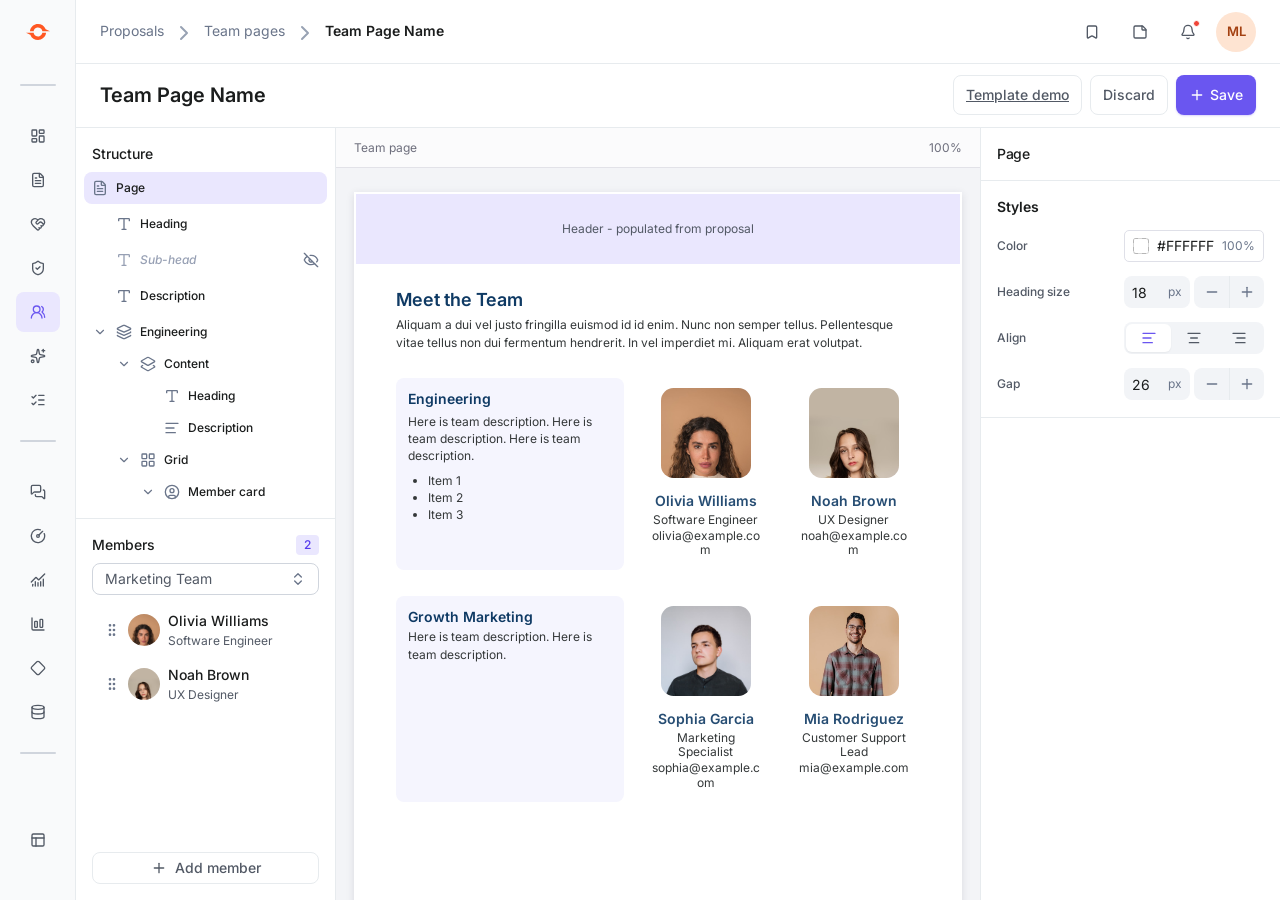
<file: index.html>
<!doctype html>
<html lang="en">
  <head>
    <meta charset="UTF-8" />
    <meta name="viewport" content="width=device-width, initial-scale=1.0" />
    <title>Team Page Builder · Outmarket</title>
    <link rel="preconnect" href="https://fonts.googleapis.com" />
    <link rel="preconnect" href="https://fonts.gstatic.com" crossorigin />
    <link href="https://fonts.googleapis.com/css2?family=DM+Mono:wght@400;500&family=DM+Sans:opsz,wght@9..40,400;9..40,600&family=Inter:wght@400;500;600;700&display=swap" rel="stylesheet" />
    <link rel="stylesheet" href="./styles.css?v=20260828-v84" />
    <link rel="stylesheet" href="./host-shell.css" />
    <style>[hidden] { display: none !important; } .member-card.is-template-focus { border: 2px solid #685ae2; padding: 20px; } .property-subtitle { margin: 3px 0 0; color: #858796; font-size: 11px; } .property-stepper, .property-align, .property-visibility { display: flex; align-items: center; justify-content: space-between; min-height: 34px; border-bottom: 1px solid #f0f0f4; color: #5f6170; font-size: 12px; } .property-stepper > div, .property-align > div { display: flex; align-items: center; gap: 3px; } .property-stepper button, .property-align button { min-width: 25px; height: 24px; padding: 0 6px; border: 1px solid #e3e3eb; border-radius: 4px; background: #fff; color: #555768; font-size: 12px; } .property-stepper output { display: inline-block; min-width: 38px; text-align: center; color: #333544; font: 11px 'DM Mono', monospace; } .property-align button.is-active, .card-style-options button.is-active { border-color: #8b7ff1; background: #f1efff; color: #5546c9; } .property-visibility em { margin-left: 5px; color: #999baa; font: 9px 'DM Mono', monospace; } .property-visibility button, .compact-content-field button { border: 0; background: transparent; color: #6d5fdb; font-size: 14px; } .compact-content-field { position: relative; display: grid; gap: 4px; margin-bottom: 12px; color: #656776; font-size: 11px; } .compact-content-field input, .compact-content-field textarea { width: 100%; min-height: 31px; padding: 6px 32px 6px 8px; border: 1px solid #dfe0e8; border-radius: 5px; color: #343645; font-size: 12px; } .compact-content-field textarea { min-height: 54px; resize: vertical; } .compact-content-field button { position: absolute; right: 4px; bottom: 4px; } .card-style-options { display: grid; grid-template-columns: repeat(4, 1fr); gap: 5px; margin-bottom: 14px; } .card-style-options button { display: grid; gap: 3px; min-height: 48px; padding: 5px 2px; border: 1px solid #e2e2ea; border-radius: 5px; background: #fff; color: #6a6c7b; font-size: 8px; } .card-style-options strong { font-size: 16px; font-weight: 500; } .template-source { display: grid; gap: 5px; margin-bottom: 10px; color: #686a79; font-size: 11px; } .template-source select { width: 100%; min-height: 32px; border: 1px solid #dfe0e8; border-radius: 5px; background: #fff; padding: 6px 8px; color: #343645; font-size: 12px; } .template-source small { color: #999ba7; font-size: 10px; }</style>
    <style>.card-template-note { margin-bottom: 12px !important; } .property-color, .property-select { display: flex; align-items: center; justify-content: space-between; min-height: 34px; border-bottom: 1px solid #f0f0f4; color: #5f6170; font-size: 12px; } .property-color > span:last-child { display: flex; align-items: center; gap: 7px; } .property-color input { width: 24px; height: 24px; padding: 1px; border: 1px solid #dfe0e8; border-radius: 5px; background: #fff; } .property-color code { min-width: 55px; color: #777989; font: 10px 'DM Mono', monospace; } .property-select select { width: 115px; height: 26px; border: 1px solid #dfe0e8; border-radius: 4px; background: #fff; color: #4c4e5c; font-size: 11px; } .member-card.has-card-selection { outline: 1px dashed #685ae2; outline-offset: 0; } .member-card.has-card-selection.is-template-focus { outline: 2px solid #685ae2; } .member-card.is-horizontal-card { display: grid; grid-template-columns: auto minmax(0, 1fr); column-gap: 14px; align-items: start; } .member-card.is-horizontal-card .member-card__photo { grid-row: span 2; } .member-card.is-horizontal-card .member-card__details { grid-column: 2; } </style>
    <style>.property-color { position: relative; } .property-color-trigger { display: flex; align-items: center; gap: 6px; min-width: 118px; height: 26px; padding: 3px 6px; border: 1px solid #dfe0e8; border-radius: 5px; background: #fff; text-align: left; } .property-color-trigger i { position: relative; display: block; width: 16px; height: 16px; overflow: hidden; border: 1px solid rgba(0, 0, 0, .16); border-radius: 3px; background-image: linear-gradient(45deg, #d9d9d9 25%, transparent 25%), linear-gradient(-45deg, #d9d9d9 25%, transparent 25%), linear-gradient(45deg, transparent 75%, #d9d9d9 75%), linear-gradient(-45deg, transparent 75%, #d9d9d9 75%); background-size: 8px 8px; background-position: 0 0, 0 4px, 4px -4px, -4px 0; } .property-color-trigger i:after { position: absolute; inset: 0; content: ''; background: var(--swatch-color); } .property-color-trigger code { min-width: 50px; font-size: 9px; } .property-color-trigger small { margin-left: auto; color: #777989; font-size: 9px; } .color-picker { position: absolute; z-index: 30; top: calc(100% + 7px); right: 0; width: 264px; padding: 12px; border: 1px solid #e3e2e8; border-radius: 10px; background: #fff; box-shadow: 0 14px 34px rgba(27, 29, 29, .20); } .color-picker__plane { position: relative; height: 176px; overflow: hidden; border-radius: 7px; background: linear-gradient(to top, #000, transparent), linear-gradient(to right, #fff, hsl(var(--picker-hue), 100%, 50%)); cursor: crosshair; } .color-picker__plane i { position: absolute; width: 16px; height: 16px; border: 3px solid #fff; border-radius: 50%; box-shadow: 0 0 0 2px rgba(0, 0, 0, .55); transform: translate(-50%, -50%); } .color-picker__range { display: grid; grid-template-columns: 1fr; gap: 4px; margin-top: 10px; } .color-picker__range span { position: absolute; width: 1px; height: 1px; overflow: hidden; clip: rect(0 0 0 0); } .color-picker__range input { width: 100%; height: 14px; margin: 0; accent-color: #e5372c; } .color-picker__hue input { background: linear-gradient(90deg, #f00, #ff0, #0f0, #0ff, #00f, #f0f, #f00); border-radius: 99px; } .color-picker__alpha { padding: 4px; border-radius: 5px; background: conic-gradient(#d4d4d4 25%, #fff 0 50%, #d4d4d4 0 75%, #fff 0) 0/10px 10px; } .color-picker__alpha input { accent-color: #333; } .color-picker__value { display: flex; align-items: center; gap: 8px; margin-top: 11px; padding: 5px 7px; border: 1px solid #deddd8; border-radius: 6px; background: #faf9f6; } .color-picker__value button { width: 24px; height: 24px; border: 0; background: transparent; color: #676978; font-size: 17px; } .color-picker__value input { flex: 1; min-width: 0; border: 0; border-right: 1px solid #dfddd8; outline: 0; background: transparent; color: #34343e; font: 17px 'DM Mono', monospace; } .color-picker__value output { min-width: 39px; text-align: right; color: #34343e; font: 16px 'DM Mono', monospace; }</style>
  </head>
  <body>
    <main class="app-shell figma-shell" aria-label="Team page builder">
      <aside class="figma-nav" aria-label="Primary navigation">
        <div class="figma-logo"><img src="./assets/outmarket-sidebar-mark.svg" alt="Outmarket"></div><div class="figma-nav__rule"></div>
        <div class="figma-nav__group"><button aria-label="Workspace"><i data-lucide="layout-dashboard"></i></button><button aria-label="Documents"><i data-lucide="file-text"></i></button><button aria-label="Benefits"><i data-lucide="heart-handshake"></i></button><button aria-label="Policies"><i data-lucide="shield-check"></i></button><button aria-label="Teams" class="is-active"><i data-lucide="users-round"></i></button><button aria-label="Assistant"><i data-lucide="sparkles"></i></button><button aria-label="Checklist"><i data-lucide="list-checks"></i></button></div>
        <div class="figma-nav__rule"></div><div class="figma-nav__group"><button aria-label="Messages"><i data-lucide="messages-square"></i></button><button aria-label="360 view"><i data-lucide="circle-gauge"></i></button><button aria-label="Analytics"><i data-lucide="chart-no-axes-combined"></i></button><button aria-label="Reports"><i data-lucide="chart-column-big"></i></button><button aria-label="Opportunities"><i data-lucide="diamond"></i></button><button aria-label="Data"><i data-lucide="database"></i></button></div><div class="figma-nav__rule"></div><button class="figma-nav__bottom" aria-label="Dashboard"><i data-lucide="panels-top-left"></i></button>
      </aside>
      <section class="figma-content">
        <header class="figma-header"><div class="figma-breadcrumbs"><span>Proposals</span><b><i data-lucide="chevron-right"></i></b><span>Team pages</span><b><i data-lucide="chevron-right"></i></b><strong>Team Page Name</strong></div><div class="figma-header__actions"><button aria-label="Saved items"><i data-lucide="bookmark"></i></button><button aria-label="Notes"><i data-lucide="sticky-note"></i></button><button aria-label="Notifications"><i data-lucide="bell"></i><i></i></button><span class="figma-user">ML</span></div></header>
        <header class="function-header"><h1>Team Page Name</h1><div><a class="button button--ghost" href="./template.html">Template demo</a><button class="button button--ghost">Discard</button><button class="button button--primary" id="save-page-top"><i data-lucide="plus"></i> Save</button></div></header>
        <section class="figma-canvas"><div class="builder-container">
      <section class="builder">
        <aside class="left-panel" aria-label="Builder structure and members">
          <section class="structure-section"><div class="section-title"><span>Structure</span><span class="section-title__note">groups from selected team</span></div><div id="structure-list" class="structure-list"></div></section>
          <section class="members-section"><div class="section-title"><span>Members</span><span id="member-total" class="count">6</span></div><div class="team-selector-control"><button id="team-selector-toggle" class="team-selector-toggle" aria-expanded="false"><span id="active-team-name">Marketing Team</span><i data-lucide="chevrons-up-down"></i></button><div id="team-selector-menu" class="team-selector-menu" hidden></div></div><div id="team-conflict-message" class="team-conflict-message" hidden></div><div id="members-list" class="members-list"></div><div class="member-actions"><div class="add-member-wrap"><button id="add-placeholder" class="add-member"><i data-lucide="plus"></i> Add member</button></div><div id="team-save-control" class="team-save-control" hidden><button id="team-save-toggle" class="team-save-toggle" aria-expanded="false"><i data-lucide="save" aria-hidden="true"></i><span>Save team</span></button><div id="team-save-menu" class="team-save-menu" hidden></div></div></div></section>
        </aside>
        <section class="canvas" id="canvas" aria-label="Team page canvas">
          <div class="canvas-toolbar"><span>Team page</span><span class="canvas-toolbar__right">100%</span></div>
          <div class="canvas-scroll"><article class="page-sheet" id="page-sheet"><div class="team-page" id="team-page"></div></article></div>
          <div id="card-caption" class="template-caption" hidden></div>
        </section>
        <aside class="properties-panel" id="properties-panel" aria-label="Properties"></aside>
      </section>
        </div></section>
      </section>
    </main>
    <div id="template-modal" class="modal-layer" hidden>
      <section class="template-modal" role="dialog" aria-modal="true" aria-labelledby="template-modal-title">
        <header class="template-modal__head"><div><p class="eyebrow">PROPOSAL TEMPLATE</p><h2 id="template-modal-title">Configure team page</h2></div><button class="icon-button" data-close-modal aria-label="Close modal"><i data-lucide="x"></i></button></header>
        <div class="template-modal__body"><div class="template-preview-wrap"><div class="preview-label"><span class="live-dot"></span> Live preview</div><div class="template-preview-sheet"><div id="template-preview" class="team-page team-page--preview"></div></div></div><aside id="template-properties" class="properties-panel properties-panel--modal"></aside></div>
        <footer class="template-modal__foot"><button class="button button--ghost" id="apply-overrides">Apply 3 example overrides</button><div><button class="button button--ghost" data-close-modal>Cancel</button><button class="button button--primary">Apply to proposal</button></div></footer>
      </section>
    </div>
    <div id="confirm-dialog" class="confirm-layer" hidden><section class="confirm-dialog" role="alertdialog" aria-modal="true" aria-labelledby="confirm-title"><span class="confirm-icon">!</span><h2 id="confirm-title">Change source team?</h2><p>Member-level changes made for this proposal will reset when you change teams.</p><div><button class="button button--ghost" id="cancel-team-change">Cancel</button><button class="button button--danger" id="confirm-team-change">Change team</button></div></section></div>
    <div id="save-snackbar" class="save-snackbar" role="status" aria-live="polite" hidden>
      <span class="save-snackbar__icon" aria-hidden="true"><svg xmlns="http://www.w3.org/2000/svg" width="20" height="20" viewBox="0 0 20 20" fill="none"><g clip-path="url(#snackbar-check-clip)"><path d="M9.99939 0.833374C15.0618 0.833374 19.166 4.93708 19.1664 9.99939C19.1664 15.062 15.062 19.1664 9.99939 19.1664C4.93708 19.166 0.833374 15.0618 0.833374 9.99939C0.833726 4.9373 4.9373 0.833726 9.99939 0.833374ZM9.99939 2.49939C5.85777 2.49974 2.49974 5.85777 2.49939 9.99939C2.49939 14.1413 5.85755 17.499 9.99939 17.4994C14.1415 17.4994 17.4994 14.1415 17.4994 9.99939C17.499 5.85755 14.1413 2.49939 9.99939 2.49939ZM13.1605 6.91052C13.4859 6.58519 14.0138 6.58541 14.3392 6.91052C14.6645 7.23597 14.6646 7.76385 14.3392 8.08923L9.33923 13.0892C9.01385 13.4146 8.48597 13.4145 8.16052 13.0892L5.66052 10.5892C5.33541 10.2638 5.33519 9.73585 5.66052 9.41052C5.98585 9.08519 6.51377 9.08541 6.83923 9.41052L8.74939 11.3207L13.1605 6.91052Z" fill="#027A48"/></g><defs><clipPath id="snackbar-check-clip"><rect width="20" height="20" fill="white"/></clipPath></defs></svg></span>
      <span class="save-snackbar__copy"><strong>Changes saved</strong><span>Your team page changes were saved successfully</span></span>
      <button type="button" class="save-snackbar__close" data-dismiss-snackbar aria-label="Dismiss notification"><i data-lucide="x"></i></button>
    </div>
    <script src="./assets/vendor/lucide.min.js"></script>
    <script src="./script.js?v=20260827-v60"></script>
    <script src="./grid-settings.js?v=20260828-v82"></script>
  </body>
</html>
</file>
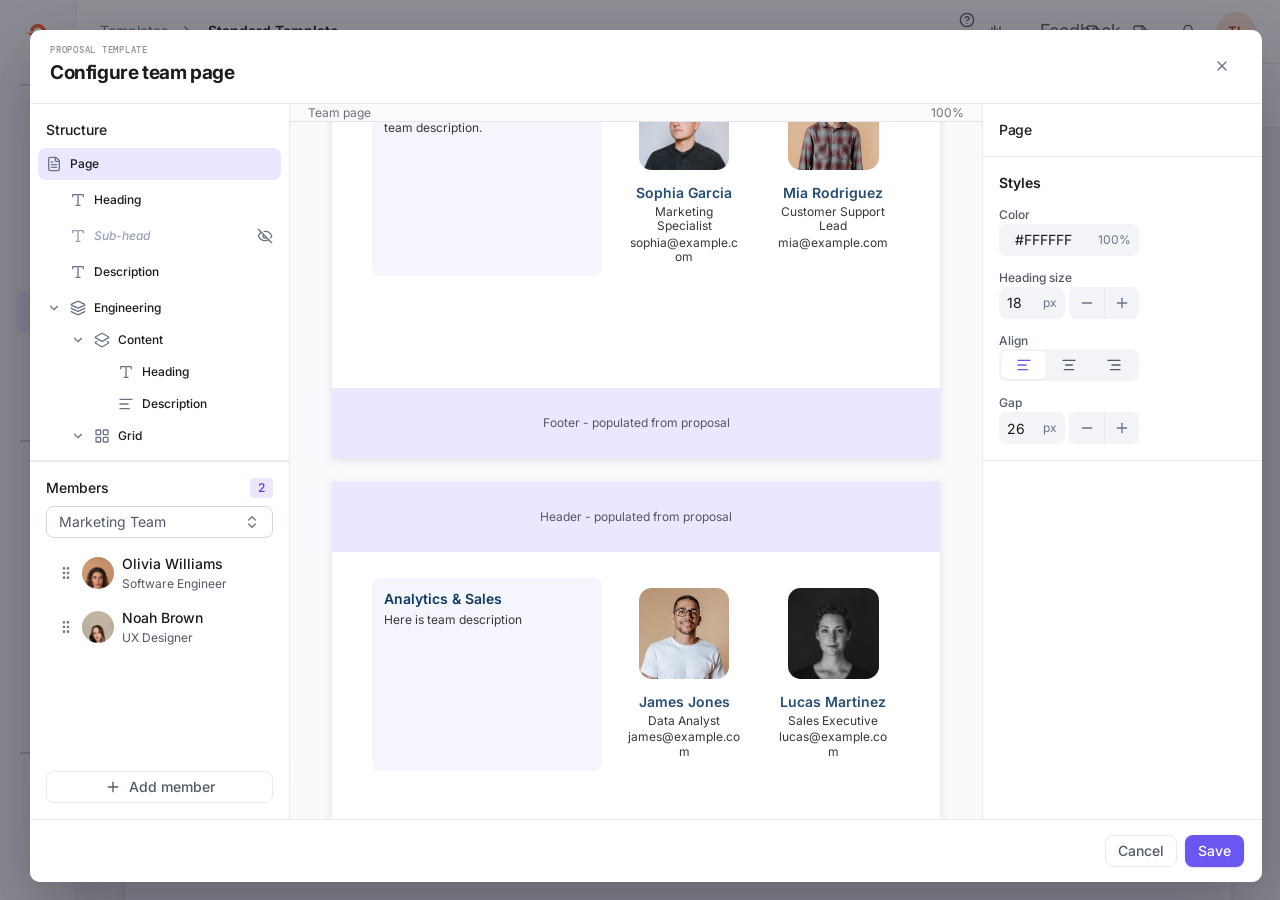
<file: template.html>
<!doctype html>
<html lang="en">
  <head>
    <meta charset="UTF-8" />
    <meta name="viewport" content="width=device-width, initial-scale=1.0" />
    <title>Standard Template · Outmarket</title>
    <link rel="preconnect" href="https://fonts.googleapis.com" />
    <link rel="preconnect" href="https://fonts.gstatic.com" crossorigin />
    <link href="https://fonts.googleapis.com/css2?family=DM+Mono:wght@400;500&family=DM+Sans:opsz,wght@9..40,400;9..40,600&family=Inter:wght@400;500;600;700&display=swap" rel="stylesheet" />
    <link rel="stylesheet" href="./styles.css" />
    <link rel="stylesheet" href="./host-shell.css" />
    <style>[hidden]{display:none!important}</style>
  </head>
  <body class="template-demo-body" data-page="template-demo">
    <main class="app-shell figma-shell template-demo-shell" aria-label="Standard template editor">
      <aside class="figma-nav" aria-label="Primary navigation">
        <div class="figma-logo"><img src="./assets/outmarket-sidebar-mark.svg" alt="Outmarket"></div>
        <div class="figma-nav__rule"></div>
        <div class="figma-nav__group">
          <button aria-label="Workspace"><i data-lucide="layout-dashboard"></i></button>
          <button aria-label="Documents"><i data-lucide="file-text"></i></button>
          <button aria-label="Benefits"><i data-lucide="heart-handshake"></i></button>
          <button aria-label="Policies"><i data-lucide="shield-check"></i></button>
          <button aria-label="Teams" class="is-active"><i data-lucide="users-round"></i></button>
          <button aria-label="Assistant"><i data-lucide="sparkles"></i></button>
          <button aria-label="Checklist"><i data-lucide="list-checks"></i></button>
        </div>
        <div class="figma-nav__rule"></div>
        <div class="figma-nav__group">
          <button aria-label="Messages"><i data-lucide="messages-square"></i></button>
          <button aria-label="360 view"><i data-lucide="circle-gauge"></i></button>
          <button aria-label="Analytics"><i data-lucide="chart-no-axes-combined"></i></button>
          <button aria-label="Reports"><i data-lucide="chart-column-big"></i></button>
          <button aria-label="Opportunities"><i data-lucide="diamond"></i></button>
          <button aria-label="Data"><i data-lucide="database"></i></button>
        </div>
        <div class="figma-nav__rule"></div>
        <button class="figma-nav__bottom" aria-label="Dashboard"><i data-lucide="panels-top-left"></i></button>
      </aside>

      <section class="figma-content">
        <header class="figma-header">
          <div class="figma-breadcrumbs"><span>Templates</span><b><i data-lucide="chevron-right"></i></b><strong>Standard Template</strong></div>
          <div class="figma-header__actions">
            <button class="template-help"><i data-lucide="circle-help"></i><span>Help</span><kbd>⌘K</kbd></button>
            <button aria-label="Feedback"><i data-lucide="audio-lines"></i></button>
            <button class="template-feedback">Feedback</button>
            <button aria-label="Saved items"><i data-lucide="bookmark"></i></button>
            <button aria-label="Notes"><i data-lucide="sticky-note"></i></button>
            <button aria-label="Notifications"><i data-lucide="bell"></i></button>
            <span class="figma-user">TL</span>
          </div>
        </header>
        <header class="function-header template-demo-header">
          <h1>Standard Template <i data-lucide="pencil"></i></h1>
          <div class="template-demo-header__actions">
            <span class="template-demo-status"><i data-lucide="cloud"></i> Progress saved 16s ago</span>
            <button class="icon-button" aria-label="Undo"><i data-lucide="undo-2"></i></button>
            <button class="icon-button" aria-label="Redo"><i data-lucide="redo-2"></i></button>
            <button class="icon-button" aria-label="Add block"><i data-lucide="file-plus-2"></i></button>
            <button class="button button--danger template-delete"><i data-lucide="trash-2"></i> Delete</button>
            <button class="button button--primary"><i data-lucide="save"></i> Save</button>
          </div>
        </header>

        <section class="template-demo-workspace">
          <article class="template-block" aria-label="Meet Your Team block">
            <header class="template-block__head">
              <button class="template-block__drag icon-button" aria-label="Reorder block"><i data-lucide="grip-vertical"></i></button>
              <span class="template-block__badge">2</span>
              <strong class="template-block__title">Meet Your Team</strong>
              <span class="template-block__pill">Block</span>
              <button class="icon-button" aria-label="Edit block name"><i data-lucide="pencil"></i></button>
              <span class="template-block__spacer"></span>
              <button id="open-template" class="template-block__configure"><i data-lucide="settings-2"></i> Configure</button>
              <span class="template-block__divider" aria-hidden="true"></span>
              <button class="template-block__done"><i data-lucide="check"></i> Done</button>
            </header>
            <div class="template-block__toolbar" aria-label="Block toolbar">
              <button class="icon-button" aria-label="Undo"><i data-lucide="undo-2"></i></button>
              <button class="icon-button" aria-label="Redo"><i data-lucide="redo-2"></i></button>
              <span class="template-toolbar-separator"></span>
              <button class="icon-button" aria-label="Zoom out"><i data-lucide="zoom-out"></i></button><span class="template-zoom">100%</span><button class="icon-button" aria-label="Zoom in"><i data-lucide="zoom-in"></i></button>
              <span class="template-toolbar-separator"></span>
              <button class="icon-button is-active" aria-label="Link"><i data-lucide="link-2"></i></button>
              <button class="icon-button" aria-label="List"><i data-lucide="list"></i></button>
              <button class="icon-button" aria-label="Ruler"><i data-lucide="ruler"></i></button>
              <button class="icon-button" aria-label="Fill"><i data-lucide="square"></i></button>
              <button class="icon-button" aria-label="Image"><i data-lucide="image"></i></button>
              <button class="icon-button" aria-label="Grid"><i data-lucide="grid-2x2"></i></button>
            </div>
            <div class="template-block__canvas"><div class="template-demo-block-preview"><div class="team-page template-demo-team-page"></div></div></div>
          </article>
          <div class="template-demo-tools" aria-label="Insert tools">
            <button class="icon-button" aria-label="Text"><i data-lucide="type"></i></button>
            <button class="icon-button" aria-label="Shape"><i data-lucide="shapes"></i></button>
            <button class="icon-button" aria-label="Image"><i data-lucide="image"></i></button>
            <button class="icon-button" aria-label="Grid"><i data-lucide="grid-2x2"></i></button>
            <button class="icon-button" aria-label="Code"><i data-lucide="braces"></i></button>
            <button class="icon-button" aria-label="Layers"><i data-lucide="layers-3"></i></button>
          </div>
        </section>
      </section>
    </main>

    <!-- Fallback targets for the shared controller. The visible modal below owns
         the real builder targets, so every interaction is the same as the main
         team-page builder rather than a second, simplified implementation. -->
    <div class="template-demo-runtime" aria-hidden="true">
      <div id="template-preview"></div><div id="template-properties"></div>
    </div>

    <div id="template-modal" class="modal-layer" hidden>
      <section class="template-modal" role="dialog" aria-modal="true" aria-labelledby="template-modal-title">
        <header class="template-modal__head"><div><p class="eyebrow">PROPOSAL TEMPLATE</p><h2 id="template-modal-title">Configure team page</h2></div><button class="icon-button" data-close-modal aria-label="Close modal"><i data-lucide="x"></i></button></header>
        <div class="template-modal__body template-modal__builder-body">
          <aside class="left-panel template-modal__left" aria-label="Builder structure and members">
            <section class="structure-section">
              <div class="section-title"><span>Structure</span><span class="section-title__note">groups from selected team</span></div>
              <div id="structure-list" class="structure-list"></div>
            </section>
            <section class="members-section">
              <div class="section-title"><span>Members</span><span id="member-total" class="count">6</span></div>
              <div class="team-selector-control">
                <button id="team-selector-toggle" class="team-selector-toggle" aria-expanded="false"><span id="active-team-name">Marketing Team</span><i data-lucide="chevrons-up-down"></i></button>
                <div id="team-selector-menu" class="team-selector-menu" hidden></div>
              </div>
              <div id="team-conflict-message" class="team-conflict-message" hidden></div>
              <div id="members-list" class="members-list"></div>
              <div class="member-actions">
                <div class="add-member-wrap"><button id="add-placeholder" class="add-member"><i data-lucide="plus"></i> Add member</button></div>
                <div id="team-save-control" class="team-save-control" hidden>
                  <button id="team-save-toggle" class="team-save-toggle" aria-expanded="false"><i data-lucide="save"></i><span>Save team</span></button>
                  <div id="team-save-menu" class="team-save-menu" hidden></div>
                </div>
              </div>
            </section>
          </aside>
          <section class="canvas template-modal__canvas" id="canvas" aria-label="Team page canvas">
            <div class="canvas-toolbar"><span>Team page</span><span class="canvas-toolbar__right">100%</span></div>
            <div class="canvas-scroll"><article class="page-sheet" id="page-sheet"><div id="team-page" class="team-page"></div></article></div>
            <div id="card-caption" class="template-caption" hidden></div>
          </section>
          <aside id="properties-panel" class="properties-panel template-modal__properties" data-template-panel="true" aria-label="Properties"></aside>
        </div>
<footer class="template-modal__foot"><div><button class="button button--ghost" data-close-modal>Cancel</button><button class="button button--primary">Save</button></div></footer>
      </section>
    </div>
    <div id="confirm-dialog" class="confirm-layer" hidden><section class="confirm-dialog" role="alertdialog" aria-modal="true" aria-labelledby="confirm-title"><span class="confirm-icon">!</span><h2 id="confirm-title">Change source team?</h2><p>Member-level changes made for this proposal will reset when you change teams.</p><div><button class="button button--ghost" id="cancel-team-change">Cancel</button><button class="button button--danger" id="confirm-team-change">Change team</button></div></section></div>
    <script src="./assets/vendor/lucide.min.js"></script>
    <script src="./script.js"></script>
    <script src="./grid-settings.js"></script>
  </body>
</html>
</file>
<file: styles.css>
:root{--ink:#282936;--muted:#73768a;--line:#e5e6ed;--soft:#f7f7fb;--purple:#6657e7;--purple-soft:#f1efff;--orange:#ff6a3d;--shadow:0 14px 40px rgba(38,37,63,.10)}*{box-sizing:border-box}html,body{margin:0;min-height:100%}body{color:var(--ink);background:#fafafb;font:13px/1.45 Inter,system-ui,sans-serif}button,input,select,textarea{font:inherit}button{color:inherit}button:not(:disabled){cursor:pointer}.app-shell{min-height:100vh;background:#fff}.topbar{height:68px;padding:0 26px;border-top:3px solid #109da8;border-bottom:1px solid var(--line);display:flex;align-items:center;gap:36px}.brand{text-decoration:none;color:#31333f;font-weight:700;letter-spacing:-.7px;font-size:19px;display:flex;align-items:center;gap:7px}.brand-mark{display:grid;place-items:center;width:25px;height:25px;border:3px solid var(--orange);border-radius:50%;color:var(--orange);font-size:11px}.crumbs{display:flex;align-items:center;gap:10px;color:#9698a6;flex:1}.crumbs strong{color:#555767;font-weight:500}.topbar-actions{display:flex;align-items:center;gap:9px}.avatar{display:grid;place-items:center;width:33px;height:33px;border-radius:50%;background:#bfd5f5;color:#39547b;font-weight:600;margin-left:4px}.button{min-height:34px;padding:0 13px;border:1px solid transparent;border-radius:7px;font-weight:600;background:#fff}.button--ghost{border-color:#dfe0e8;background:#fff}.button--ghost:hover{background:var(--soft)}.button--primary{background:var(--purple);color:#fff;box-shadow:0 1px 2px rgba(37,25,120,.22)}.button--danger{background:#cf3f3f;color:#fff}.icon-button{width:29px;height:29px;border:0;border-radius:6px;background:transparent;color:#77798a;font-weight:700;font-size:19px}.icon-button:hover{background:var(--soft)}.eyebrow{margin:0 0 4px;color:#8b8d9b;letter-spacing:.085em;font:500 9px/1 'DM Mono',monospace}
.builder{height:calc(100vh - 68px);min-height:670px;display:grid;grid-template-columns:220px minmax(500px,1fr) 300px;overflow:hidden}.left-panel,.properties-panel{background:#fff;overflow:auto}.left-panel{border-right:1px solid var(--line)}.left-panel__head{padding:22px 16px 16px;display:flex;justify-content:space-between;align-items:flex-start;border-bottom:1px solid var(--line)}.left-panel h1{font-size:15px;margin:0;letter-spacing:-.25px}.section-title{padding:15px 15px 8px;display:flex;align-items:center;justify-content:space-between;font-size:11px;font-weight:700;text-transform:uppercase;color:#6d7080;letter-spacing:.045em}.section-title__note{color:#a2a4b1;font:400 9px 'DM Mono',monospace;text-transform:none;letter-spacing:0}.structure-section{padding-bottom:11px;border-bottom:1px solid var(--line)}.structure-row{position:relative;display:flex;align-items:center;border:0;background:transparent;border-radius:5px;width:calc(100% - 16px);height:30px;margin:1px 8px;padding:0 8px 0 calc(8px + var(--level)*13px);gap:6px;text-align:left;color:#4e5060}.structure-row:hover{background:#f5f4fa}.structure-row.is-selected{color:#4e3fc2;background:var(--purple-soft);font-weight:600}.structure-row.is-hidden{color:#a1a3af}.structure-row__branch{color:#a1a4b0;font:12px 'DM Mono',monospace;width:10px}.structure-row__eye{margin-left:auto;padding:3px;color:#8b8d9c;font-size:13px}.structure-row.is-selected .structure-row__eye{color:var(--purple)}.members-section{padding-bottom:16px}.count{border-radius:99px;padding:1px 6px;font-size:10px;background:#edecf5}.members-list{padding:0 8px}.member-row{position:relative;display:flex;align-items:center;gap:8px;height:38px;padding:0 7px;border-radius:6px}.member-row:hover{background:#f7f7fb}.member-row.is-selected{background:var(--purple-soft)}.member-avatar{display:grid;place-items:center;flex:none;width:22px;height:22px;border-radius:50%;background:var(--avatar);color:#515363;font-size:9px;font-weight:700}.member-row__name{min-width:0;overflow:hidden;text-overflow:ellipsis;white-space:nowrap}.member-row__name.is-placeholder{color:#999ba9;font-style:italic}.member-menu{display:none;margin-left:auto;border:0;border-radius:4px;background:transparent;color:#77798a;font-size:17px;height:25px;width:24px}.member-row:hover .member-menu,.member-row.is-selected .member-menu{display:block}.member-popover{position:absolute;right:3px;top:33px;z-index:10;width:153px;padding:4px;background:#fff;border:1px solid var(--line);box-shadow:var(--shadow);border-radius:7px}.member-popover button{width:100%;padding:7px 8px;text-align:left;border:0;background:transparent;border-radius:4px;font-size:12px}.member-popover button:hover{background:var(--soft)}.member-popover .remove{color:#c14040}.add-member{width:calc(100% - 16px);height:31px;margin:8px;border:1px dashed #b6b7c3;color:#5a4ac9;border-radius:6px;background:#fff;font-size:12px;font-weight:600}
.canvas{position:relative;display:flex;flex-direction:column;min-width:0;background:#f3f3f7;overflow:hidden}.canvas-toolbar{height:42px;padding:0 18px;border-bottom:1px solid #e2e2e8;background:#fbfbfc;display:flex;align-items:center;justify-content:space-between;color:#6d6e7c;font-size:12px}.canvas-toolbar__right{display:flex;align-items:center;gap:12px}.text-button{border:0;background:transparent;color:#5f50d1;font-size:11px}.canvas-scroll{flex:1;overflow:auto;padding:42px;display:flex;align-items:flex-start;justify-content:center}.page-sheet{width:min(100%,960px);min-height:610px;padding:24px;background:#fff;box-shadow:0 2px 8px rgba(45,44,67,.12)}.team-page{width:100%}.team-page.page-is-hidden{opacity:.4}.team-page__content{padding:var(--page-padding);background:#fffcf8;border:1px solid #f1e7de}.team-page__kicker{margin:0 0 11px;color:#ba6649;letter-spacing:.1em;font:500 10px 'DM Mono',monospace}.team-page__heading{margin:0;max-width:620px;font-size:36px;line-height:1.12;letter-spacing:-1.4px;color:#222432}.team-page__description{margin:15px 0 34px;max-width:550px;color:#696b78;font-size:14px;line-height:1.65}.members-grid{display:grid;grid-template-columns:repeat(var(--columns),minmax(0,1fr));gap:16px}.member-card{min-width:0;padding:22px;border:1px solid #e5e2e0;border-radius:3px;background:#fff;text-align:left;transition:border .14s,box-shadow .14s}.member-card:hover{border-color:#9d96ea}.member-card.is-template-active{border:1px dashed #685ae2;box-shadow:0 0 0 1px rgba(104,90,226,.12)}.member-card.is-template-active:hover{border:2px solid #685ae2;padding:21px}.member-card__photo{display:grid;place-items:center;width:54px;height:54px;margin-bottom:17px;border-radius:50%;background:var(--avatar);color:#505365;font-size:14px;font-weight:700}.member-card h3{margin:0;font-size:15px;letter-spacing:-.25px}.member-card__role{min-height:20px;margin:3px 0 13px;color:#7a7b88;font-size:11px}.member-card__details{padding-top:12px;border-top:1px solid #edebea}.member-card__details p{display:flex;gap:6px;margin:5px 0;color:#5d606e;font-size:10px;overflow-wrap:anywhere}.member-card__details span{color:#989aa7}.member-card__details .member-card__bio{display:block;margin:13px 0 0;line-height:1.52;color:#767885}.element-hidden{display:none!important}.template-caption{position:absolute;bottom:18px;left:50%;transform:translateX(-50%);z-index:3;padding:8px 13px;border-radius:6px;background:#29283a;color:#fff;box-shadow:var(--shadow);font-size:11px;white-space:nowrap}.save-prompt{position:absolute;left:20px;right:20px;bottom:20px;z-index:4;display:flex;align-items:center;gap:10px;padding:11px 12px;border:1px solid #e4d7b8;border-radius:8px;background:#fffdf7;box-shadow:var(--shadow)}.save-prompt>div{margin-right:auto;display:flex;flex-direction:column}.save-prompt strong{font-size:12px}.save-prompt span{color:#777369;font-size:11px}.save-prompt .button{min-height:31px;padding:0 10px;font-size:11px}.page-save-prompt{position:fixed;right:316px;bottom:19px;z-index:8;display:flex;gap:10px;align-items:center;padding:8px 10px 8px 13px;background:#fff;border:1px solid #ddddea;border-radius:8px;box-shadow:var(--shadow);color:#656677;font-size:11px}.page-save-prompt .button{min-height:30px;font-size:11px}
.properties-panel{border-left:1px solid var(--line);display:flex;flex-direction:column}.properties-head{padding:19px 18px 16px;border-bottom:1px solid var(--line)}.breadcrumb{margin:0 0 7px;color:#8b8d9c;font:10px 'DM Mono',monospace}.properties-head h2{margin:0;font-size:18px;letter-spacing:-.45px}.properties-scroll{padding:0 18px 30px}.property-section{padding:18px 0;border-bottom:1px solid var(--line);position:relative}.property-section h3{margin:0 0 13px;color:#626474;font-size:11px;text-transform:uppercase;letter-spacing:.06em}.field{position:relative;display:grid;gap:5px;margin:0 0 13px;color:#696b79;font-size:11px}.field input,.field select,.field textarea,.team-selector select{width:100%;min-height:32px;border:1px solid #dfe0e8;border-radius:5px;background:#fff;padding:6px 8px;outline:none;color:#353746;font-size:12px}.field textarea{min-height:67px;resize:vertical}.field input:focus,.field select:focus,.field textarea:focus,.team-selector select:focus{border-color:#8076df;box-shadow:0 0 0 2px rgba(102,87,231,.12)}.help-text{margin:0;color:#777987;font-size:12px;line-height:1.55}.help-text strong{color:#4d4f60}.member-edit{display:flex;flex-direction:column}.member-edit__avatar{display:grid;place-items:center;width:42px;height:42px;margin:0 0 14px;border-radius:50%;background:var(--avatar);color:#575969;font-size:12px;font-weight:700}.toggle-row{display:flex;align-items:center;justify-content:space-between;color:#525463;font-size:12px}.toggle-row input{position:absolute;opacity:0}.toggle-row i{width:32px;height:18px;border-radius:99px;background:#c8c9d3;position:relative;transition:.15s}.toggle-row i:after{content:'';position:absolute;top:3px;left:3px;width:12px;height:12px;border-radius:50%;background:#fff;transition:.15s}.toggle-row input:checked+i{background:var(--purple)}.toggle-row input:checked+i:after{transform:translateX(14px)}.override-dot{position:absolute;right:5px;top:20px;width:6px;height:6px;background:#ed754f;border-radius:50%}.reset-control{display:none;position:absolute;right:0;top:14px;width:20px;height:20px;border:0;border-radius:4px;background:#fff0eb;color:#d96142}.property-section:hover .reset-control{display:block}.team-selector{display:grid;gap:5px;margin:0 0 14px;color:#696b79;font-size:11px}.override-summary{display:flex;align-items:center;justify-content:space-between;gap:5px;padding:8px 9px;border-radius:5px;background:#fff4ed;color:#a34c30;font-size:10px}.override-summary.is-clean{color:#7b7d89;background:#f7f7fa}.override-summary button{border:0;padding:0;background:transparent;color:#a34c30;text-decoration:underline;font-size:10px}
.modal-layer,.confirm-layer{position:fixed;inset:0;z-index:20;background:rgba(31,31,45,.50);display:grid;place-items:center;padding:30px}.template-modal{width:min(1190px,100%);height:min(770px,100%);display:flex;flex-direction:column;overflow:hidden;border-radius:10px;background:#fff;box-shadow:0 28px 70px rgba(20,20,35,.32)}.template-modal__head{height:74px;padding:16px 20px;display:flex;align-items:center;justify-content:space-between;border-bottom:1px solid var(--line)}.template-modal__head h2{margin:0;font-size:19px;letter-spacing:-.4px}.template-modal__body{min-height:0;flex:1;display:grid;grid-template-columns:minmax(0,1fr) 300px;background:#f4f4f7}.template-preview-wrap{min-width:0;overflow:auto;padding:22px}.preview-label{display:flex;align-items:center;gap:6px;margin:0 auto 10px;width:min(650px,100%);color:#777988;font-size:11px}.live-dot{width:6px;height:6px;border-radius:50%;background:#1ba77c}.template-preview-sheet{width:min(650px,100%);margin:0 auto;padding:17px;background:#fff;box-shadow:0 1px 6px rgba(43,42,64,.14)}.team-page--preview .team-page__content{padding:38px}.team-page--preview .team-page__heading{font-size:27px}.team-page--preview .team-page__description{margin-bottom:24px;font-size:12px}.team-page--preview .members-grid{gap:10px}.team-page--preview .member-card{padding:13px}.team-page--preview .member-card__photo{width:36px;height:36px;margin-bottom:10px;font-size:10px}.team-page--preview .member-card h3{font-size:11px}.team-page--preview .member-card__role{margin-bottom:8px;font-size:9px}.team-page--preview .member-card__details{padding-top:8px}.team-page--preview .member-card__details p{font-size:8px;margin:3px 0}.team-page--preview .member-card__details .member-card__bio{margin-top:8px}.template-modal__foot{height:63px;display:flex;align-items:center;justify-content:space-between;padding:0 18px;border-top:1px solid var(--line);background:#fff}.template-modal__foot>div{display:flex;gap:8px}.template-modal__foot .button{min-height:33px;font-size:12px}.confirm-dialog{width:360px;padding:25px;border-radius:10px;background:#fff;box-shadow:var(--shadow);text-align:center}.confirm-icon{display:grid;place-items:center;width:34px;height:34px;margin:0 auto 11px;border-radius:50%;background:#fff0ec;color:#d3543c;font-weight:700}.confirm-dialog h2{margin:0;font-size:18px}.confirm-dialog p{margin:9px 0 20px;color:#747684;font-size:12px;line-height:1.55}.confirm-dialog div{display:flex;justify-content:center;gap:8px}.confirm-dialog .button{min-height:34px;font-size:12px}
@media(max-width:1040px){.builder{grid-template-columns:205px minmax(420px,1fr) 272px}.canvas-scroll{padding:28px}.page-sheet{padding:0}.team-page__content{padding:42px}.members-grid{grid-template-columns:repeat(2,minmax(0,1fr))}.topbar{gap:16px}.crumbs{display:none}}@media(max-width:780px){.topbar{padding:0 13px}.topbar-actions .button--ghost,.topbar-actions .avatar{display:none}.builder{height:auto;min-height:100vh;grid-template-columns:1fr}.left-panel,.properties-panel{display:none}.canvas{min-height:calc(100vh - 68px)}.canvas-scroll{padding:18px}.page-sheet{width:100%;padding:0}.team-page__content{padding:28px}.members-grid{grid-template-columns:1fr}.template-modal{height:100%;border-radius:0}.template-modal__body{grid-template-columns:1fr}.template-modal .properties-panel{display:flex}.template-preview-wrap{display:none}.page-save-prompt{right:12px}.template-modal__foot{padding:0 10px}.template-modal__foot>.button{display:none}}

/* Multi-team sections */
.left-panel .section-title{display:flex;align-items:center;justify-content:space-between;gap:8px}
.left-panel .section-add{display:inline-flex;align-items:center;gap:4px;padding:4px 0;border:0;background:transparent;color:var(--text-brand-base,#6a56f0);font:500 12px/16px Inter,system-ui,sans-serif;white-space:nowrap}
.left-panel .section-add:hover{color:var(--text-brand-base-hover,#5639ec)}
.left-panel .section-add .lucide{width:14px!important;height:14px!important}
.left-panel .structure-row[data-section-order]{cursor:grab}
.left-panel .structure-row[data-section-order].is-dragging{opacity:.45}
.left-panel .structure-row[data-section-order].is-drop-target{background:var(--bg-brand-muted)}
.left-panel .team-conflict-message{display:grid;gap:2px;margin:0 16px 8px;padding:8px 10px;border:1px solid #f0d6b2;border-radius:8px;background:#fff9ef;color:#7a5a2b;font:400 11px/15px Inter,system-ui,sans-serif}
.left-panel .team-conflict-message strong{font-weight:600}
.left-panel .team-conflict-message span{color:#94754a}
.team-sections{display:grid;gap:22px;margin-top:26px}
.team-section{position:relative;min-width:0}
.team-section__head{margin:0 0 10px}
.team-section__heading{margin:0;color:#0f3a64;font:600 17px/24px Inter,system-ui,sans-serif;letter-spacing:0}
.team-section__layout{display:grid;grid-template-columns:minmax(0,.9fr) minmax(0,1.1fr);gap:22px;align-items:start}
.team-section__container{min-width:0}
.team-section.has-shared-container .team-section__heading,.team-section.has-shared-container .team-section__content-panel{background:transparent!important;padding:0;border-radius:0}
.team-section__layout--content-right .team-section__container{order:2}
.team-section__layout--content-right .team-section__content-panel{order:2}
.team-section__layout--content-right .members-grid{order:1}
.team-section__content-panel{min-width:0;padding:0;background:transparent;color:#343839;font:400 12px/18px Inter,system-ui,sans-serif}
.team-section__content-panel p{margin:0 0 8px}.team-section__content-panel p:last-child{margin-bottom:0}.team-section__content-panel ul,.team-section__content-panel ol{margin:6px 0;padding-left:20px}.team-section__content-panel a{color:#0f3a64;text-decoration:underline}
.team-section .members-grid{margin-top:0;max-width:none}
.team-section>.is-selected-element,.team-section .is-selected-element{outline:1px solid var(--border-brand);outline-offset:0}
.team-page__content--figma .team-section.is-selected-element{outline:1px solid var(--border-brand);outline-offset:0}
.team-page__content--figma .team-section__container.is-selected-element{
  position:relative;
  outline:0;
}
.team-page__content--figma .team-section__container.is-selected-element::after{
  position:absolute;
  inset:-1px;
  z-index:3;
  border:1px solid var(--border-brand);
  border-radius:0;
  content:'';
  pointer-events:none;
}
.rich-editor{margin-top:12px;border:1px solid var(--border-primary);border-radius:8px;background:var(--bg-primary);overflow:hidden}
.rich-editor:focus-within{border-color:#6a56f0;box-shadow:0 0 0 2px rgba(106,86,240,.16)}
.rich-editor__surface{border-radius:0 0 8px 8px}
.rich-editor__surface:focus{box-shadow:none}
.rich-editor__toolbar{display:flex;flex-wrap:wrap;gap:2px;padding:4px;border-bottom:1px solid var(--border-primary);background:var(--bg-tertiary)}
.rich-editor__toolbar button{display:grid;place-items:center;width:28px;height:28px;border:0;border-radius:5px;background:transparent;color:var(--icon-secondary)}
.rich-editor__toolbar button:hover{background:var(--bg-primary);color:var(--icon-primary)}.rich-editor__toolbar .lucide{width:15px;height:15px}
.rich-editor__surface{min-height:110px;padding:10px 12px;color:var(--text-primary);font:400 12px/18px Inter,system-ui,sans-serif;outline:0}.rich-editor__surface:empty::before{content:attr(data-placeholder);color:var(--text-placeholder);pointer-events:none}.rich-editor__surface:focus{box-shadow:inset 0 0 0 2px rgba(106,86,240,.16)}.rich-editor__surface p{margin:0 0 8px}.rich-editor__surface ul,.rich-editor__surface ol{margin:6px 0;padding-left:20px}
.section-remove-button{width:100%}
.canvas-scroll{display:flex;flex-direction:column;align-items:center;gap:24px}
.canvas-scroll>.page-sheet{flex:none}
.template-preview-sheet>.page-sheet{margin:0 auto 18px;box-shadow:0 1px 6px rgba(43,42,64,.14)}
.template-preview-sheet>.page-sheet:last-child{margin-bottom:0}

/* The Page settings control the team-page inset; the sheet itself has no added inset. */
.page-sheet{padding:0}

/* Default team-page presentation from the supplied Figma reference. */
.team-page__content--figma{position:relative;height:100%;min-height:0;padding:var(--page-padding);padding-bottom:64px;border:0;background:#fff;font-family:Inter,system-ui,sans-serif}
.team-page__brand{display:flex;align-items:center;width:101px;height:24px;gap:2px}.team-page__logomark{width:24px;height:24px}.team-page__logotype{width:75px;height:auto}
.team-page__intro{max-width:532px;margin-top:44px}.team-page__content--figma .team-page__heading{max-width:none;color:#0f3a64;font-size:24px;line-height:32px;letter-spacing:0;font-weight:600}.team-page__content--figma .team-page__description{max-width:none;margin:4px 0 0;color:#343839;font-size:14px;line-height:1.5}
.team-page__content--figma .team-page__subhead{max-width:none;margin:8px 0 0;color:#525965;font-size:14px;line-height:20px}
.team-page__content--figma .members-grid{max-width:532px;margin-top:24px;gap:24px 16px}.team-page__content--figma .member-card{display:flex;flex-direction:column;align-items:stretch;padding:0;border:0;border-radius:0;background:transparent;box-shadow:none;text-align:left}.team-page__content--figma .member-card:hover{border-color:transparent}.team-page__content--figma .member-card__photo{display:grid;width:100%;height:auto;margin:0 0 12px;overflow:hidden;border-radius:0;background:var(--avatar);aspect-ratio:1}.team-page__content--figma .member-card__photo img{width:100%;height:100%;object-fit:cover}.team-page__content--figma .member-card h3{color:#0f3a64;font-size:14px;line-height:1.5;letter-spacing:0;font-weight:600;opacity:.9}.team-page__content--figma .member-card__role{min-height:0;margin:2px 0 0;color:#343839;font-size:12px;line-height:1.2}.team-page__content--figma .member-card__details{padding:0;border:0}.team-page__content--figma .member-card__details p{display:block;margin:2px 0;color:#343839;font-size:12px;line-height:1.2}.team-page__content--figma .member-card__details span{display:none}.team-page__content--figma .member-card__bio{margin-top:8px}.team-page__bottom-bar{position:absolute;right:0;bottom:0;left:0;height:16px;background:#0f3a64}
.team-page__content--figma .member-card.has-card-selection{
  outline:1px dashed var(--border-brand);
  outline-offset:0;
}
.team-page__content--figma .member-card.has-card-selection.is-template-focus-active,
.team-page__content--figma .member-card.is-member-selected{
  outline:1px solid var(--border-brand);
  outline-offset:0;
}
.team-page__content--figma .member-card{
  transition:none;
}
.team-page__content--figma .member-card[data-card-border-style="dashed"]{
  position:relative;
}
.team-page__content--figma .member-card[data-card-border-style="dashed"]::before{
  position:absolute;
  inset:0;
  border:var(--card-border-width) dashed var(--card-border-color);
  border-radius:inherit;
  pointer-events:none;
  content:"";
}

.members-section__head{position:relative}.team-selector-toggle{display:flex;align-items:center;gap:5px;margin:-5px 0 -5px -5px;padding:5px;border:0;border-radius:4px;background:transparent;color:#6d7080;font:inherit;font-weight:700;letter-spacing:.045em;text-transform:uppercase}.team-selector-toggle:hover{background:#f5f4fa}.team-selector-toggle #active-team-name{max-width:82px;overflow:hidden;color:#9294a1;font:400 9px "DM Mono",monospace;letter-spacing:0;text-overflow:ellipsis;text-transform:none;white-space:nowrap}.team-selector-toggle b{color:#9496a4;font-size:13px;font-weight:400;line-height:1}.team-selector-menu{position:absolute;z-index:12;top:39px;right:8px;left:8px;padding:4px;border:1px solid var(--line);border-radius:7px;background:#fff;box-shadow:var(--shadow)}.team-selector-menu button{display:flex;align-items:center;justify-content:space-between;width:100%;padding:8px;border:0;border-radius:4px;background:transparent;color:#4e5060;font-size:12px;text-align:left}.team-selector-menu button:hover,.team-selector-menu button.is-active{background:#f5f4fa;color:#5546c9}.team-selector-menu small{color:#9b9daa;font-size:10px}
.field-drag-handle{margin-right:6px;color:#a4a6b3;font-size:14px;letter-spacing:-4px;cursor:grab}.property-visibility[data-field-order]{padding-left:1px;transition:background .12s,opacity .12s}.property-visibility[data-field-order].is-dragging{opacity:.45}
.visibility-icon{position:relative;display:block;width:15px;height:10px;border:1.4px solid currentColor;border-radius:50%;color:inherit}.visibility-icon:before{position:absolute;top:50%;left:50%;width:4px;height:4px;border-radius:50%;background:currentColor;content:"";transform:translate(-50%,-50%)}.visibility-icon.is-hidden:after{position:absolute;top:3px;left:-2px;width:17px;height:1.5px;border-radius:2px;background:currentColor;content:"";transform:rotate(-35deg)}.structure-row__eye,.property-visibility button,.compact-content-field button{display:grid;place-items:center}.structure-row__eye{width:22px;height:22px}.property-visibility button,.compact-content-field button{width:24px;height:24px;padding:0}
.member-card__detail{display:flex;gap:6px;margin:5px 0;color:#5d606e;font-size:10px;overflow-wrap:anywhere}.member-card__detail span{color:#989aa7}.member-card__bio{display:block;margin:13px 0 0;line-height:1.52;color:#767885}
.team-page__content--figma .member-card__detail{display:block;margin:2px 0;color:#343839;font-size:12px;line-height:1.2}.team-page__content--figma .member-card__detail span{display:none}.team-page__content--figma .member-card__bio{margin-top:8px}

/* US Letter, portrait — 8.5 × 11 in at the prototype's 72 dpi design scale. */
.page-sheet{width:608px;height:792px;min-height:792px;flex:none}.page-sheet>.team-page{height:100%}

/* Keep content within the fixed Letter page while card rows are fitted in JavaScript. */
.team-page__content--figma{overflow:hidden}.team-page__content--figma .members-grid{min-height:0}.team-page__content--figma .member-card{min-height:0;overflow:hidden}.team-page__content--figma .member-card__photo{flex:none}

/* The panel title already provides context; breadcrumbs add no useful information here. */
.properties-panel .breadcrumb{display:none}

.property-section h3:after{content:none}

/* Standard style fields use a horizontal property-row layout. */
.properties-panel .property-section .field{grid-template-columns:minmax(0,1fr) 156px;align-items:center;gap:10px;margin-bottom:8px}.properties-panel .property-section .field>span{color:#68696e}.properties-panel .property-section .field input,.properties-panel .property-section .field select{width:100%}.properties-panel .property-section .field:has(textarea){grid-template-columns:1fr;align-items:stretch;gap:6px}.properties-panel .property-section .field:has(textarea) textarea{width:100%}

/* Alignment is always the same three-state icon toggle. */
.property-align .alignment-toggle{display:grid;grid-template-columns:repeat(3,1fr);gap:0;min-width:102px;padding:3px;border-radius:7px;background:#f1f1f2}.property-align .alignment-toggle button{display:grid;place-items:center;min-width:32px;height:30px;padding:0}.alignment-icon{display:block;width:23px;height:17px;background-repeat:no-repeat}.alignment-icon--left{background-image:linear-gradient(currentColor,currentColor),linear-gradient(currentColor,currentColor),linear-gradient(currentColor,currentColor);background-position:left 1px,left 8px,left 15px;background-size:23px 2px,14px 2px,18px 2px}.alignment-icon--center{background-image:linear-gradient(currentColor,currentColor),linear-gradient(currentColor,currentColor),linear-gradient(currentColor,currentColor);background-position:center 1px,center 8px,center 15px;background-size:23px 2px,14px 2px,18px 2px}.alignment-icon--right{background-image:linear-gradient(currentColor,currentColor),linear-gradient(currentColor,currentColor),linear-gradient(currentColor,currentColor);background-position:right 1px,right 8px,right 15px;background-size:23px 2px,14px 2px,18px 2px}

/* Keep dividers between groups, not between every individual setting. */
.property-section .property-stepper,.property-section .property-align,.property-section .property-visibility,.property-section .property-color,.property-section .property-select{border-bottom:0!important}

/* Saved-team selector sits below the Members heading, as a standard control. */
.team-selector-control{position:relative;margin:0 8px 7px}.team-selector-toggle{justify-content:space-between;width:100%;min-height:32px;margin:0;padding:0 9px;border:1px solid #dfe0e8;border-radius:5px;background:#fff;color:#4e5060;font-size:12px;font-weight:500;letter-spacing:0;text-transform:none}.team-selector-toggle:hover{border-color:#b9b4e9;background:#fff}.team-selector-toggle #active-team-name{max-width:none;color:inherit;font:inherit;letter-spacing:0;text-transform:none}.team-selector-toggle b{color:#77798a;font-size:14px}.team-selector-menu{top:calc(100% + 4px);right:0;left:0}

/* Framer-inspired property panel: soft controls, deliberate rows, and quiet dividers. */
.properties-panel{background:#fff}.properties-head{padding:18px 16px 15px;border-bottom:1px solid #ececef}.properties-head h2{font-size:17px;letter-spacing:-.3px}.properties-head .property-subtitle{display:none}.properties-scroll{padding:0 12px 32px}.property-section{padding:17px 0;border-bottom:1px solid #ececef}.property-section h3{display:flex;align-items:center;margin:0 0 11px;color:#242529;font-size:14px;font-weight:600;letter-spacing:0;text-transform:none}.help-text{color:#727378;font-size:11px;line-height:1.45}.card-template-note{margin-bottom:10px!important}
.property-stepper,.property-align,.property-visibility,.property-color,.property-select{min-height:42px;border-bottom:0;color:#626368;font-size:13px}.property-stepper>span,.property-align>span,.property-visibility>span:not(.field-drag-handle),.property-color>span,.property-select>span{color:#68696e}.property-stepper>div{gap:0}.property-stepper button{width:26px;min-width:26px;height:30px;border:0;border-radius:6px;background:#f5f5f5;color:#7a7b80;font-size:15px}.property-stepper output{min-width:48px;height:30px;padding:7px 5px;border:0;background:#f5f5f5;color:#27282c;font:13px "DM Mono",monospace}.property-stepper button:first-child{border-radius:6px 0 0 6px}.property-stepper button:last-child{border-radius:0 6px 6px 0}.property-align>div{gap:3px;padding:3px;border-radius:7px;background:#f4f4f5}.property-align button{min-width:31px;height:28px;border:0;border-radius:5px;background:transparent;color:#77787d;font-size:11px}.property-align button.is-active{background:#fff;border:0;box-shadow:0 1px 3px rgba(0,0,0,.15);color:#1299e9}.property-visibility button{width:34px;height:28px;border-radius:6px;background:#f5f5f5;color:#1599e7}.property-select select{width:126px;height:30px;padding:0 9px;border:0;border-radius:7px;background:#f5f5f5;color:#2f3035;font-size:12px}.property-color-trigger{min-width:126px;height:30px;border:0;border-radius:7px;background:#f5f5f5}.property-color-trigger code{color:#505158;font-size:10px}.property-color-trigger small{color:#77787e}.card-style-options{gap:6px}.card-style-options button{min-height:54px;border:0;border-radius:7px;background:#f5f5f5;color:#626369}.card-style-options button.is-active{border:0;background:#fff;box-shadow:0 0 0 2px #119be8,0 2px 5px rgba(0,0,0,.12);color:#119be8}
.compact-content-field{gap:6px;margin-bottom:12px;color:#606166;font-size:12px}.compact-content-field input{min-height:34px;padding:7px 34px 7px 9px;border:0;border-radius:7px;background:#f5f5f5;color:#303136;font-size:12px}.compact-content-field input:focus{outline:2px solid rgba(17,155,232,.22);box-shadow:none}.compact-content-field button{right:4px;bottom:5px;width:27px;height:27px;border-radius:6px;background:transparent;color:#139be8}.field{gap:6px;color:#626368;font-size:12px}.field input,.field select{min-height:34px;border:0;border-radius:7px;background:#f5f5f5;color:#303136}.field input:focus,.field select:focus{border-color:transparent;box-shadow:0 0 0 2px rgba(17,155,232,.22)}
.compact-content-field:has(input){grid-template-columns:minmax(0,1fr) 156px;align-items:center;gap:10px;margin-bottom:8px}.compact-content-field:has(input)>span{color:#68696e}.compact-content-field:has(input) button{bottom:3px}

/* Lucide is the single icon source across the builder. */
.lucide{width:1em;height:1em;stroke-width:1.8;vertical-align:middle}.figma-nav .lucide{width:16px;height:16px}.figma-header__actions .lucide{width:17px;height:17px}.figma-breadcrumbs .lucide{width:14px;height:14px}.function-header .button,.add-member{display:inline-flex;align-items:center;justify-content:center;gap:5px}.function-header .button .lucide,.add-member .lucide{width:14px;height:14px}.member-menu .lucide{width:16px;height:16px}.member-card__detail .lucide{width:11px;height:11px}.field-drag-handle{display:inline-grid;place-items:center;letter-spacing:0}.field-drag-handle .lucide{width:13px;height:13px}.visibility-icon{position:static;display:block;width:15px;height:15px;border:0!important;border-radius:0!important}.visibility-icon:before,.visibility-icon:after{content:none!important}.property-stepper .lucide{width:13px;height:13px}.property-align .alignment-toggle .lucide{width:20px;height:20px}.card-style-options strong{display:grid;place-items:center}.card-style-options strong .lucide{width:16px;height:16px}.color-picker__value .lucide{width:17px;height:17px}
.structure-row__branch .lucide{width:12px;height:12px;stroke-width:1.7}

/* Icon scale: native Lucide geometry is 24px/2px. Icons in buttons are
   rendered at 16px, which scales the apparent 2px stroke to about 1.33px. */
.lucide{width:24px!important;height:24px!important;stroke-width:2!important}
button .lucide{width:16px!important;height:16px!important}

/* Outmarket Foundation — semantic color variables from the shared design system. */
:root{--bg-primary:#ffffff;--bg-secondary:#f9fafb;--bg-tertiary:#f2f4f7;--bg-inverted:#343839;--bg-disabled:#f2f4f7;--bg-brand-muted:#f6f7fe;--bg-brand-subtle:#eae7fe;--bg-brand-base:#6a56f0;--bg-brand-base-hover:#5639ec;--bg-brand-strong:#5639ec;--text-primary:#1b1d1d;--text-secondary:#525965;--text-tertiary:#6a758a;--text-placeholder:#97a0b4;--text-on-color:#ffffff;--border-primary:#e7ebee;--border-secondary:#f2f4f7;--border-brand:#6a56f0;--border-danger:#f04438;--icon-primary:#525965;--icon-secondary:#6a758a;--icon-brand:#6a56f0;--icon-on-color:#ffffff;--status-success:#12b76a;--status-warning:#f0b100;--status-danger:#f04438;--status-info:#2e79fa;--ink:var(--text-primary);--muted:var(--text-tertiary);--line:var(--border-primary);--soft:var(--bg-tertiary);--purple:var(--bg-brand-base);--purple-soft:var(--bg-brand-subtle);--orange:#ff5722;--shadow:0 14px 40px rgba(27,29,29,.10)}
body{background:var(--bg-secondary);color:var(--text-primary)}.app-shell,.left-panel,.properties-panel,.page-sheet{background:var(--bg-primary)}.canvas{background:var(--bg-tertiary)}.topbar{border-top-color:var(--bg-brand-base);border-bottom-color:var(--border-primary)}.brand{color:var(--text-primary)}.crumbs{color:var(--text-tertiary)}.crumbs strong{color:var(--text-secondary)}.button--ghost{border-color:var(--border-primary);background:var(--bg-primary)}.button--primary{background:var(--bg-brand-base);color:var(--text-on-color);box-shadow:0 1px 2px rgba(86,57,236,.22)}.button--primary:hover{background:var(--bg-brand-base-hover)}.button--danger{background:var(--status-danger);color:var(--text-on-color)}.icon-button{color:var(--icon-secondary)}.icon-button:hover{background:var(--bg-tertiary);color:var(--icon-primary)}
.structure-row.is-selected,.member-row.is-selected{background:var(--bg-brand-subtle);color:var(--text-brand-base,#6a56f0)}.structure-row:hover,.member-row:hover{background:var(--bg-tertiary)}.structure-row.is-selected .structure-row__eye,.text-button,.add-member{color:var(--icon-brand)}.add-member{border-color:var(--border-brand);background:var(--bg-primary)}.member-popover button:hover,.team-selector-menu button:hover,.team-selector-menu button.is-active{background:var(--bg-brand-muted);color:var(--text-brand-base,#6a56f0)}.member-popover .remove{color:var(--status-danger)}
.properties-head,.property-section{border-color:var(--border-primary)}.property-section h3{color:var(--text-primary)}.property-stepper button,.property-stepper output,.property-select select,.property-color-trigger,.field input,.field select,.compact-content-field input{background:var(--bg-tertiary);color:var(--text-primary)}.property-stepper output{color:var(--text-primary)}.property-align button.is-active,.card-style-options button.is-active{color:var(--icon-brand)}.property-visibility button,.compact-content-field button{color:var(--icon-brand)}.compact-content-field input:focus,.field input:focus,.field select:focus{outline-color:rgba(106,86,240,.22);box-shadow:0 0 0 2px rgba(106,86,240,.22)}.team-selector-toggle:hover{border-color:var(--border-brand)}

/* Outmarket Button and Link components. */
:root{--text-brand-base:#6a56f0;--text-brand-base-hover:#5639ec;--text-danger-base:#f04438;--action-md-height:40px;--action-sm-height:32px;--action-xs-size:24px;--action-radius:8px;--action-gap:8px;--action-focus-ring:0 0 0 2px var(--bg-primary),0 0 0 4px var(--border-brand)}
.button{display:inline-flex;align-items:center;justify-content:center;gap:var(--action-gap);min-height:var(--action-md-height);padding:0 16px;border:1px solid transparent;border-radius:var(--action-radius);font:500 14px/20px Inter,system-ui,sans-serif;white-space:nowrap;transition:background-color .15s,border-color .15s,color .15s,box-shadow .15s}.button--primary{background:var(--bg-brand-base);color:var(--text-on-color)}.button--primary:hover{background:var(--bg-brand-base-hover)}.button--primary:active{background:var(--bg-brand-strong)}.button--ghost{background:var(--bg-primary);border-color:var(--border-primary);color:var(--text-secondary);box-shadow:none}.button--ghost:hover{background:var(--bg-tertiary);border-color:var(--border-primary);color:var(--text-primary)}.button--ghost:active{background:var(--bg-secondary)}.button--danger{background:var(--status-danger);color:var(--text-on-color)}.button--danger:hover{background:#d92d20}.button--danger:active{background:#b42318}.button:focus-visible,.icon-button:focus-visible,.text-button:focus-visible,.add-member:focus-visible{outline:0;box-shadow:var(--action-focus-ring)}.button:disabled,.icon-button:disabled,.text-button:disabled,.add-member:disabled{pointer-events:none;background:var(--bg-disabled);border-color:transparent;color:var(--text-placeholder);box-shadow:none}
.button .lucide{flex:none}.function-header .button,.template-modal__foot .button,.save-prompt .button,.page-save-prompt .button{min-height:var(--action-sm-height);padding:0 12px;font-size:14px;line-height:20px}.add-member{display:inline-flex;align-items:center;justify-content:center;gap:var(--action-gap);height:var(--action-sm-height);margin:8px;padding:0 12px;border:1px solid var(--border-primary);border-radius:var(--action-radius);background:var(--bg-primary);color:var(--text-secondary);font:500 14px/20px Inter,system-ui,sans-serif}.add-member:hover{background:var(--bg-tertiary);color:var(--text-primary);border-color:var(--border-primary)}
.icon-button{display:inline-grid;place-items:center;width:var(--action-md-height);height:var(--action-md-height);padding:0;border:0;border-radius:var(--action-radius);background:transparent;color:var(--icon-secondary)}.icon-button:hover{background:var(--bg-tertiary);color:var(--icon-primary)}.text-button{display:inline-flex;align-items:center;justify-content:center;min-height:var(--action-md-height);padding:0 12px;border:0;border-radius:var(--action-radius);background:transparent;color:var(--text-brand-base,#6a56f0);font:500 14px/20px Inter,system-ui,sans-serif;text-decoration:none}.text-button:hover{background:var(--bg-brand-muted);color:var(--bg-brand-base-hover);text-decoration:underline;text-underline-offset:3px}.text-button:active{background:var(--bg-brand-subtle)}

/* Outmarket Segmented Control: quiet overlay surface with one elevated selection. */
.segmented-control{display:inline-flex;align-items:center;padding:4px;border-radius:12px;background:var(--bg-brand-muted);font:500 14px/20px Inter,system-ui,sans-serif}.segmented-control--sm{padding:2px;border-radius:8px}.segmented-control__segment{display:inline-flex;align-items:center;justify-content:center;gap:8px;min-height:32px;padding:6px 12px;border:0;border-radius:8px;background:transparent;color:var(--text-secondary);font:inherit;white-space:nowrap;transition:background-color .15s,color .15s,box-shadow .15s}.segmented-control--sm .segmented-control__segment{min-width:28px;min-height:28px;padding:4px 8px;border-radius:6px}.segmented-control__segment:hover:not(:disabled){background:var(--bg-secondary);color:var(--text-secondary)}.segmented-control__segment.is-active{background:var(--bg-primary);box-shadow:0 1px 2px rgba(10,13,18,.05);color:var(--text-brand-base)}.segmented-control__segment:focus-visible{position:relative;z-index:1;outline:0;box-shadow:var(--action-focus-ring)}.segmented-control__segment:disabled{color:var(--text-placeholder);pointer-events:none}
.property-align .alignment-toggle{display:grid;grid-template-columns:repeat(3,1fr);gap:0;min-width:102px;padding:2px;border-radius:8px;background:var(--bg-brand-muted)}.property-align .alignment-toggle button{min-width:32px;height:28px;padding:4px 8px;border:0;border-radius:6px;background:transparent;box-shadow:none;color:var(--text-secondary)}.property-align .alignment-toggle button:not(.is-active):hover{background:transparent;box-shadow:none;color:var(--text-secondary)}.property-align .alignment-toggle button.is-active{background:var(--bg-primary);box-shadow:0 1px 2px rgba(10,13,18,.05);color:var(--text-brand-base)}.property-align .alignment-toggle .lucide{width:16px!important;height:16px!important}
.card-style-options{display:grid;grid-template-columns:repeat(4,minmax(0,1fr));gap:0;padding:4px;border-radius:12px;background:var(--bg-brand-muted)}.card-style-options button{display:flex;flex-direction:column;gap:3px;min-height:58px;padding:7px 3px;border:0;border-radius:8px;background:transparent;color:var(--text-secondary);font:500 10px/14px Inter,system-ui,sans-serif;white-space:normal}.card-style-options button:hover:not(:disabled){background:var(--bg-secondary);color:var(--text-secondary)}.card-style-options button.is-active{background:var(--bg-primary);box-shadow:0 1px 2px rgba(10,13,18,.05);color:var(--text-brand-base)}.card-style-options strong .lucide{width:16px!important;height:16px!important}

/* Outmarket Select: compact for property rows, labeled for contextual selectors. */
.select-control{position:relative;display:inline-flex;align-items:center;min-width:0}.select-control select{width:100%;height:32px;min-width:0;padding:6px 36px 6px 12px;appearance:none;border:1px solid #d0d5dd;border-radius:8px;background:var(--bg-primary);color:var(--text-secondary);font:500 14px/20px Inter,system-ui,sans-serif;outline:0;transition:border-color .15s,box-shadow .15s}.select-control>.lucide{position:absolute;right:12px;pointer-events:none;color:var(--icon-secondary)}.select-control:focus-within select{border-color:var(--border-brand);box-shadow:0 0 0 3px rgba(106,86,240,.16)}.select-control select:hover:not(:disabled){border-color:#98a2b3}.select-control select:disabled{border-color:var(--border-secondary);background:var(--bg-disabled);color:var(--text-placeholder)}.property-select .select-control{width:126px;flex:none}.property-select .select-control select{height:32px}.template-source{gap:4px!important;color:var(--text-secondary)!important;font:500 14px/20px Inter,system-ui,sans-serif!important}.template-source .select-control{width:100%}.template-source .select-control select{height:32px;font-weight:400;color:var(--text-primary)}.template-source small{color:var(--text-tertiary)!important;font:400 12px/16px Inter,system-ui,sans-serif!important}.team-selector-toggle{min-height:32px;padding:6px 12px;border-color:#d0d5dd;border-radius:8px;background:var(--bg-primary);color:var(--text-secondary);font:500 14px/20px Inter,system-ui,sans-serif}.team-selector-toggle:hover{border-color:#98a2b3;background:var(--bg-primary)}.team-selector-toggle:focus-visible{outline:0;border-color:var(--border-brand);box-shadow:0 0 0 3px rgba(106,86,240,.16)}.team-selector-toggle .lucide{margin-left:auto;color:var(--icon-secondary)}.team-selector-menu{padding:4px;border-color:var(--border-primary);border-radius:8px;background:var(--bg-primary);box-shadow:0 4px 8px -2px rgba(10,13,18,.10),0 2px 4px -2px rgba(10,13,18,.06)}.team-selector-menu button{min-height:40px;padding:10px 12px;border-radius:8px;color:var(--text-primary);font:400 14px/20px Inter,system-ui,sans-serif}.team-selector-menu button:hover,.team-selector-menu button.is-active{background:var(--bg-brand-muted);color:var(--text-primary)}.team-selector-menu small{color:var(--text-tertiary);font:400 12px/16px Inter,system-ui,sans-serif}
.select-control{position:relative;display:inline-flex;align-items:center;min-width:0}.select-control select{width:100%;height:32px;min-width:0;padding:6px 36px 6px 12px;appearance:none;border:1px solid #d0d5dd;border-radius:8px;background:var(--bg-primary);color:var(--text-secondary);font:500 14px/20px Inter,system-ui,sans-serif;outline:0;transition:background-color .15s,box-shadow .15s}.property-select .select-control select,.template-source .select-control select{width:100%;height:32px;min-width:0;padding:6px 36px 6px 12px;appearance:none;border:1px solid #d0d5dd;border-radius:8px;background:var(--bg-primary);color:var(--text-secondary);font:500 14px/20px Inter,system-ui,sans-serif;outline:0}.select-control>.lucide{position:absolute;right:12px;pointer-events:none;color:var(--icon-secondary)}.select-control:focus-within select{border-color:var(--border-brand);box-shadow:0 0 0 3px rgba(106,86,240,.16)}.select-control select:hover:not(:disabled){border-color:#d0d5dd;background:var(--bg-secondary)}.select-control select:disabled{border-color:var(--border-secondary);background:var(--bg-disabled);color:var(--text-placeholder)}.property-select .select-control{width:126px;flex:none}.property-select .select-control select{height:32px}.template-source{gap:4px!important;color:var(--text-secondary)!important;font:500 14px/20px Inter,system-ui,sans-serif!important}.template-source .select-control{width:100%}.template-source .select-control select{height:32px;font-weight:400;color:var(--text-primary)}.template-source small{color:var(--text-tertiary)!important;font:400 12px/16px Inter,system-ui,sans-serif!important}.team-selector-toggle{min-height:32px;padding:6px 12px;border-color:#d0d5dd;border-radius:8px;background:var(--bg-primary);color:var(--text-secondary);font:500 14px/20px Inter,system-ui,sans-serif;transition:background-color .15s,box-shadow .15s}.team-selector-toggle:hover{border-color:#d0d5dd;background:var(--bg-secondary)}.team-selector-toggle:focus-visible{outline:0;border-color:var(--border-brand);box-shadow:0 0 0 3px rgba(106,86,240,.16)}.team-selector-toggle .lucide{margin-left:auto;color:var(--icon-secondary)}.team-selector-menu{padding:4px;border-color:var(--border-primary);border-radius:8px;background:var(--bg-primary);box-shadow:0 4px 8px -2px rgba(10,13,18,.10),0 2px 4px -2px rgba(10,13,18,.06)}.team-selector-menu button{min-height:40px;padding:10px 12px;border-radius:8px;color:var(--text-primary);font:400 14px/20px Inter,system-ui,sans-serif}.team-selector-menu button:hover,.team-selector-menu button.is-active{background:var(--bg-brand-muted);color:var(--text-primary)}.team-selector-menu small{color:var(--text-tertiary);font:400 12px/16px Inter,system-ui,sans-serif}
.section-title{text-transform:none}

/* Left builder panel: 24px inset on both sides. */
.left-panel .section-title{padding-right:24px;padding-left:24px}.left-panel .structure-row{width:calc(100% - 48px);margin-right:24px;margin-left:24px}.left-panel .members-list{padding-right:24px;padding-left:24px}.left-panel .team-selector-control{margin-right:24px;margin-left:24px}.left-panel .add-member{width:calc(100% - 48px);margin-right:24px;margin-left:24px}

/* Outmarket Input — small filled field used for text and number properties.
   Textareas intentionally retain their separate editing treatment. */
.properties-panel .field input:not([type="checkbox"]),
.properties-panel .compact-content-field input{
  width:100%;
  height:32px;
  min-height:32px!important;
  padding:6px 12px;
  border:1px solid #d0d5dd!important;
  border-radius:8px!important;
  background:var(--bg-primary)!important;
  color:var(--text-primary)!important;
  font:400 14px/20px Inter,system-ui,sans-serif!important;
  outline:0;
  transition:background-color .15s,box-shadow .15s;
}
.properties-panel .compact-content-field input{padding-right:40px}
.properties-panel .field input:not([type="checkbox"])::placeholder,
.properties-panel .compact-content-field input::placeholder{color:var(--text-placeholder);opacity:1}
.properties-panel .field input:not([type="checkbox"]):hover:not(:disabled):not(:focus),
.properties-panel .compact-content-field input:hover:not(:disabled):not(:focus){
  border-color:#d0d5dd!important;
  background:var(--bg-secondary)!important;
}
.properties-panel .field input:not([type="checkbox"]):focus,
.properties-panel .compact-content-field input:focus{
  border-color:var(--border-brand)!important;
  background:var(--bg-primary)!important;
  box-shadow:0 0 0 3px var(--bg-brand-subtle)!important;
}
.properties-panel .field input:not([type="checkbox"]):disabled,
.properties-panel .compact-content-field input:disabled{
  border-color:var(--border-secondary)!important;
  background:var(--bg-disabled)!important;
  color:var(--text-placeholder)!important;
  cursor:not-allowed;
}

/* Outmarket Textarea Input — the multiline companion to the small input. */
.properties-panel .field:has(textarea)>span,
.properties-panel .compact-content-field:has(textarea)>span{
  color:var(--text-secondary);
  font:500 12px/16px Inter,system-ui,sans-serif;
}
.properties-panel .compact-content-field>span{
  color:var(--text-secondary);
  font:500 12px/16px Inter,system-ui,sans-serif;
}
.properties-panel .field textarea,
.properties-panel .compact-content-field textarea{
  width:100%;
  min-height:130px;
  padding:12px;
  border:1px solid #d0d5dd!important;
  border-radius:8px!important;
  background:var(--bg-primary)!important;
  color:var(--text-primary)!important;
  font:400 14px/20px Inter,system-ui,sans-serif!important;
  line-height:20px;
  outline:0;
  resize:vertical;
  transition:background-color .15s,box-shadow .15s;
}
.properties-panel .field textarea::placeholder,
.properties-panel .compact-content-field textarea::placeholder{color:var(--text-placeholder);opacity:1}
.properties-panel .field textarea:hover:not(:disabled):not(:focus),
.properties-panel .compact-content-field textarea:hover:not(:disabled):not(:focus){
  border-color:#d0d5dd!important;
  background:var(--bg-secondary)!important;
}
.properties-panel .field textarea:focus,
.properties-panel .compact-content-field textarea:focus{
  border-color:var(--border-brand)!important;
  background:var(--bg-primary)!important;
  box-shadow:0 0 0 3px var(--bg-brand-subtle)!important;
}
.properties-panel .field textarea:disabled,
.properties-panel .compact-content-field textarea:disabled{
  border-color:var(--border-secondary)!important;
  background:var(--bg-disabled)!important;
  color:var(--text-placeholder)!important;
  cursor:not-allowed;
}

/* Ensure every compact property select uses the shared Select component,
   not a platform-rendered dropdown. */
.properties-panel .property-select .select-control{width:126px;flex:none}
.properties-panel .property-select .select-control select{
  width:100%;
  height:32px;
  padding:6px 36px 6px 12px;
  -webkit-appearance:none!important;
  -moz-appearance:none!important;
  appearance:none!important;
  border:1px solid #d0d5dd!important;
  border-radius:8px!important;
  background:var(--bg-primary)!important;
  color:var(--text-primary)!important;
  font:400 14px/20px Inter,system-ui,sans-serif!important;
  outline:0;
  transition:background-color .15s,box-shadow .15s;
}
.properties-panel .property-select .select-control select:hover:not(:disabled):not(:focus){
  border-color:#d0d5dd!important;
  background:var(--bg-secondary)!important;
}
.properties-panel .property-select .select-control:focus-within select{
  border-color:var(--border-brand)!important;
  background:var(--bg-primary)!important;
  box-shadow:0 0 0 3px var(--bg-brand-subtle)!important;
}
.properties-panel .property-select .select-control select:disabled{
  border-color:var(--border-secondary)!important;
  background:var(--bg-disabled)!important;
  color:var(--text-placeholder)!important;
}
.properties-panel .property-select .select-control>.lucide{
  right:12px;
  width:16px!important;
  height:16px!important;
  color:var(--icon-secondary);
}

/* Framer-like property rows share one fixed right-side control column. */
.properties-panel{--property-control-width:140px}
.properties-panel .property-section .field,
.properties-panel .compact-content-field:has(input){grid-template-columns:minmax(0,1fr) var(--property-control-width)}
.properties-panel .property-stepper>div,
.properties-panel .property-align .alignment-toggle,
.properties-panel .property-select .select-control,
.properties-panel .property-color-trigger{width:var(--property-control-width)}
.properties-panel .property-stepper__control{
  display:flex;
  align-items:center;
  width:var(--property-control-width);
  height:32px;
  gap:4px;
  overflow:visible;
  border-radius:0;
  background:transparent;
}
.properties-panel .property-stepper__actions{
  display:flex;
  flex:none;
  width:70px;
  height:32px;
  overflow:hidden;
  border-radius:8px;
  background:var(--bg-tertiary);
}
.properties-panel .property-stepper__actions button{
  display:grid;
  place-items:center;
  flex:none;
  width:35px;
  min-width:35px;
  height:32px;
  padding:0;
  border:0;
  border-radius:0;
  background:transparent;
  color:var(--icon-secondary);
}
.properties-panel .property-stepper__actions button+button{border-left:1px solid var(--border-primary)}
.properties-panel .property-stepper__actions button:hover{background:var(--bg-secondary);color:var(--icon-primary)}
.properties-panel .property-number-field{
  display:flex;
  align-items:center;
  flex:none;
  width:66px;
  min-width:0;
  height:32px;
  padding:0 8px;
  border-radius:8px;
  background:var(--bg-tertiary);
}
.properties-panel .property-number-field input{
  width:100%;
  min-width:0;
  height:32px;
  padding:6px 0;
  border:0!important;
  background:transparent!important;
  color:var(--text-primary)!important;
  font:400 14px/20px Inter,system-ui,sans-serif!important;
  text-align:left;
  outline:0;
}
.properties-panel .property-number-field small{
  flex:none;
  color:var(--text-tertiary);
  font:400 12px/16px Inter,system-ui,sans-serif;
  letter-spacing:.02em;
}
.properties-panel .property-number-field:focus-within{
  position:relative;
  z-index:1;
  border-radius:6px;
  background:var(--bg-primary);
  box-shadow:0 0 0 2px var(--bg-brand-subtle),inset 0 0 0 1px var(--border-brand);
}
.properties-panel .property-number-field input::-webkit-outer-spin-button,
.properties-panel .property-number-field input::-webkit-inner-spin-button{-webkit-appearance:none;margin:0}
.properties-panel .property-number-field input[type=number]{-moz-appearance:textfield}

/* Property labels share the same compact secondary text treatment. */
.properties-panel .property-stepper>span,
.properties-panel .property-align>span,
.properties-panel .property-select>span,
.properties-panel .property-color>span,
.properties-panel .property-visibility>span:not(.field-drag-handle),
.properties-panel .property-section .field>span,
.properties-panel .compact-content-field>span,
.properties-panel .toggle-row>span,
.properties-panel .team-selector>span,
.properties-panel .template-source>span{
  color:var(--text-secondary)!important;
  font:500 12px/16px Inter,system-ui,sans-serif!important;
}

/* Text-input fields follow the Input component: label above field, 8px apart. */
.properties-panel .property-section .field:has(input:not([type="checkbox"])),
.properties-panel .property-section .field:has(textarea),
.properties-panel .compact-content-field:has(input),
.properties-panel .compact-content-field:has(textarea){
  grid-template-columns:1fr;
  align-items:stretch;
  gap:8px;
  margin-bottom:12px;
}

/* Property controls use a consistent 12px vertical rhythm within each group. */
.properties-panel .property-section{
  display:flex;
  flex-direction:column;
  gap:12px;
}
.properties-panel .property-section>h3{margin:0}
.properties-panel .property-section>.field,
.properties-panel .property-section>.compact-content-field,
.properties-panel .property-section>.property-stepper,
.properties-panel .property-section>.property-align,
.properties-panel .property-section>.property-visibility,
.properties-panel .property-section>.property-color,
.properties-panel .property-section>.property-select,
.properties-panel .property-section>.card-style-options,
.properties-panel .property-section>.card-template-note{margin:0!important}

/* Outmarket Switch — used by the property visibility controls. */
.properties-panel .toggle-row i{
  box-sizing:border-box;
  width:36px;
  height:20px;
  padding:2px;
  border-radius:24px;
  background:var(--bg-tertiary);
  transition:background-color .15s,box-shadow .15s;
}
.properties-panel .toggle-row i:after{
  top:2px;
  left:2px;
  width:16px;
  height:16px;
  background:var(--bg-primary);
  box-shadow:0 1.4px 2.8px rgba(0,0,0,.20),inset 0 -.7px .7px rgba(0,0,0,.10);
}
.properties-panel .toggle-row:hover input:not(:checked)+i{background:#e7ebee}
.properties-panel .toggle-row:hover input:checked+i{background:#8375f4}
.properties-panel .toggle-row input:checked+i{background:var(--bg-brand-base)}
.properties-panel .toggle-row input:checked+i:after{transform:translateX(16px)}
.properties-panel .toggle-row input:focus-visible+i{box-shadow:0 0 0 2px var(--bg-primary),0 0 0 4px #8375f4}
.properties-panel .toggle-row input:disabled+i{background:var(--bg-disabled)}
.properties-panel .toggle-row input:disabled+i:after{box-shadow:none}

/* Outmarket List: compact builder adaptations of the shared List component.
   Both lists retain the component's 8px radius, 12px rhythm, selected
   overlay surface, and 14px medium title while fitting a tool sidebar. */
.left-panel .structure-list{display:grid;gap:4px;padding:4px 0 12px}
.left-panel .structure-row{width:calc(100% - 48px);min-height:40px;height:auto;margin:0 24px;padding:8px 12px 8px calc(12px + var(--level) * 16px);gap:12px;border-radius:8px;color:var(--text-primary);font:500 14px/20px Inter,system-ui,sans-serif}
.left-panel .structure-row:hover{background:var(--bg-secondary)}
.left-panel .structure-row.is-selected{background:var(--bg-brand-muted);color:var(--text-primary);font-weight:500}
.left-panel .structure-row.is-hidden{color:var(--text-tertiary)}
.left-panel .structure-row__branch{display:grid;place-items:center;flex:none;width:16px;color:var(--icon-secondary);font:400 14px/16px Inter,system-ui,sans-serif}
.left-panel .structure-row__branch .lucide{width:16px!important;height:16px!important}
.left-panel .structure-row__eye{display:grid;place-items:center;flex:none;width:24px;height:24px;margin-left:auto;padding:0;color:var(--icon-secondary)}
.left-panel .structure-row.is-selected .structure-row__eye{color:var(--icon-secondary)}
.left-panel .structure-row[data-field-order]{cursor:grab}
.left-panel .structure-row__drag-handle{position:absolute;top:50%;left:4px;display:grid;place-items:center;width:20px;height:20px;color:var(--icon-secondary);opacity:0;pointer-events:none;transform:translateY(-50%);transition:opacity .12s}
.left-panel .structure-row[data-field-order]:hover .structure-row__drag-handle,.left-panel .structure-row[data-field-order]:focus-visible .structure-row__drag-handle{opacity:1}
.left-panel .structure-row__drag-handle .lucide{width:16px!important;height:16px!important}
.left-panel .structure-row[data-field-order].is-dragging{opacity:.45}
.left-panel .structure-row[data-field-order].is-drop-target{background:var(--bg-brand-muted);box-shadow:none}
.left-panel .members-list{display:grid;gap:4px;padding:8px 24px 4px}
.left-panel .member-row{min-height:40px;height:auto;margin:0;padding:8px;gap:12px;border-radius:8px;color:var(--text-primary);font:500 14px/20px Inter,system-ui,sans-serif}
.left-panel .member-row:hover{background:var(--bg-secondary)}
.left-panel .member-row.is-selected{background:var(--bg-brand-muted)}
.left-panel .member-avatar{width:24px;height:24px;color:var(--text-secondary);font:500 10px/16px Inter,system-ui,sans-serif}
.left-panel .member-row__name{color:inherit;font:inherit}
.left-panel .member-row__name.is-placeholder{color:var(--text-tertiary)}
.left-panel .member-menu{display:grid;place-items:center;flex:none;width:24px;height:24px;margin-left:auto;padding:0;border-radius:4px;color:var(--icon-secondary)}
.left-panel .member-menu:hover{background:var(--bg-tertiary);color:var(--icon-primary)}
.left-panel .member-row:not(:hover):not(.is-selected) .member-menu{visibility:hidden}
.left-panel .member-popover{right:0;top:36px;width:172px;padding:4px;border-color:var(--border-primary);border-radius:8px}
.left-panel .member-popover button{min-height:32px;padding:6px 8px;border-radius:6px;color:var(--text-primary);font:400 14px/20px Inter,system-ui,sans-serif}
.left-panel .member-popover button:hover{background:var(--bg-secondary)}
.left-panel .member-popover .remove{color:var(--text-danger-base)}

/* Card avatar placement. This is one shared card-template decision, so the
   layout is applied uniformly to every member card on the Letter page. */
.avatar-position-control{display:grid;grid-template-columns:repeat(3,minmax(0,1fr));width:100%;background:var(--bg-tertiary)}
.avatar-position-control .segmented-control__segment{width:100%;font-size:12px}
.avatar-range{display:grid;grid-template-columns:minmax(0,1fr) var(--property-control-width,140px);align-items:center;gap:10px}
.avatar-range>span{color:var(--text-secondary);font:500 12px/16px Inter,system-ui,sans-serif}
.avatar-range__control{display:flex;align-items:center;gap:4px;width:var(--property-control-width,140px);min-width:0}
.avatar-range .property-number-field{flex:none;width:66px;height:32px;padding:0 8px;background:var(--bg-tertiary);border-radius:8px}
.avatar-range .property-number-field input{height:32px;padding:6px 0;text-align:left}
.avatar-range input[type=range]{-webkit-appearance:none;appearance:none;width:70px;min-width:0;height:24px;margin:0;padding:0;background:transparent;cursor:pointer}
.avatar-range input[type=range]::-webkit-slider-runnable-track{width:100%;height:8px;border:0;border-radius:9999px;background:linear-gradient(to right,var(--bg-brand-base) 0 var(--range-progress,0%),var(--bg-tertiary) var(--range-progress,0%) 100%)}
.avatar-range input[type=range]::-webkit-slider-thumb{-webkit-appearance:none;appearance:none;width:16px;height:16px;margin-top:-4px;border:2px solid var(--border-brand);border-radius:9999px;background:var(--bg-primary);box-shadow:0 2.667px 5.333px -1.333px rgba(16,24,40,.10),0 1.333px 2.667px -1.333px rgba(16,24,40,.06)}
.avatar-range input[type=range]::-moz-range-track{width:100%;height:8px;border:0;border-radius:9999px;background:var(--bg-tertiary)}
.avatar-range input[type=range]::-moz-range-progress{height:8px;border-radius:9999px;background:var(--bg-brand-base)}
.avatar-range input[type=range]::-moz-range-thumb{width:12px;height:12px;border:2px solid var(--border-brand);border-radius:9999px;background:var(--bg-primary);box-shadow:0 2.667px 5.333px -1.333px rgba(16,24,40,.10),0 1.333px 2.667px -1.333px rgba(16,24,40,.06)}
.team-page__content--figma .member-card.is-avatar-left{
  display:grid;
  grid-template-columns:minmax(0,.82fr) minmax(0,1fr);
  column-gap:12px;
  align-items:start;
}
.team-page__content--figma .member-card.is-avatar-left>.member-card__photo{
  grid-column:1;
  grid-row:1 / span 7;
  align-self:start;
  margin-bottom:0;
}
.team-page__content--figma .member-card.is-avatar-left>:not(.member-card__photo){
  grid-column:2;
}

/* Updated builder sidebar — direct translation of the 240px Structure / Members
   panel. The two regions intentionally use different horizontal insets: the
   section and selector use 24px; compact lists use 8–12px breathing room. */
.builder{grid-template-columns:260px minmax(500px,1fr) 300px}
.left-panel{
  display:flex;
  flex-direction:column;
  min-width:0;
  overflow:hidden;
  border-right:1px solid var(--border-primary);
  background:var(--bg-primary);
}
.left-panel .section-title__note{display:none}
.left-panel .section-title{
  min-height:44px;
  padding:16px 24px 8px;
  color:var(--text-primary);
  font:500 14px/20px Inter,system-ui,sans-serif;
  letter-spacing:0;
  text-transform:none;
}
.left-panel .structure-section{
  flex:none;
  padding:0 0 8px;
  border-bottom:1px solid var(--border-primary);
}
.left-panel .structure-list{
  display:grid;
  gap:4px;
  padding:0 8px;
}
.left-panel .structure-group{
  display:grid;
  gap:0;
  min-width:0;
}
.left-panel .structure-group + .structure-group{
  margin-top:0;
}
.left-panel .structure-row{
  width:100%;
  box-sizing:border-box;
  min-height:32px;
  height:32px;
  margin:0;
  padding:4px 8px 4px calc(8px + var(--level) * 24px);
  gap:8px;
  border-radius:8px;
  color:var(--text-primary);
  font:500 12px/16px Inter,system-ui,sans-serif;
}
.left-panel .structure-row[data-structure="page"]{
  display:flex;
  align-self:stretch;
  min-height:32px;
  height:32px;
  padding:0 8px 0 8px;
  align-items:center;
  gap:8px;
}
.left-panel .structure-row[data-structure="heading"],
.left-panel .structure-row[data-structure="subhead"],
.left-panel .structure-row[data-structure="description"],
.left-panel .structure-row[data-structure="grid"]{
  display:flex;
  align-self:stretch;
  padding:4px 8px 4px 32px;
  align-items:center;
  gap:8px;
}
.left-panel .structure-row[data-section-id][data-structure="heading"],
.left-panel .structure-row[data-section-id][data-structure="grid"]{
  padding-left:56px;
}

/* Figma Structure section: the header and first-level rows use an 8px
   smaller left inset than the surrounding panel content. */
.left-panel .structure-section > .section-title{padding-left:16px}
.left-panel .structure-row__branch{width:16px;height:16px;color:var(--icon-secondary)}
.left-panel .structure-row__branch .lucide{width:16px!important;height:16px!important;stroke-width:2!important}
.left-panel .structure-row__collapse{position:absolute;top:50%;left:calc(8px + (var(--level) - 1) * 24px);display:grid;place-items:center;width:16px;height:16px;color:var(--icon-secondary);cursor:pointer;transform:translateY(-50%)}
.left-panel .structure-row__collapse .lucide{width:14px!important;height:14px!important;stroke-width:2!important}
.left-panel .structure-row__collapse:hover{color:var(--text-primary)}
.left-panel .structure-row[data-section-id]:not([data-structure="section"]){padding-left:calc(8px + var(--level) * 24px)}
.left-panel .structure-row__label{flex:1 1 auto;min-width:0;overflow:hidden;text-overflow:ellipsis;white-space:nowrap}
.left-panel .structure-row.is-selected{background:var(--bg-brand-subtle);color:var(--text-primary)}
.left-panel .structure-row:hover{background:var(--bg-secondary)}
.left-panel .structure-row.is-selected:hover{background:var(--bg-brand-subtle)}
.left-panel .structure-row.is-hidden{color:var(--text-placeholder)}
.left-panel .structure-row.is-hidden .structure-row__branch,
.left-panel .structure-row.is-hidden .structure-row__collapse{color:var(--text-disabled,#97a0b4)}
.left-panel .structure-row.is-hidden .structure-row__label{color:var(--text-disabled,#97a0b4);font-style:italic;font-weight:500}
.left-panel .structure-row__eye{
  display:flex;
  flex:0 0 auto;
  width:24px;
  height:24px;
  margin:-4px -4px -4px auto;
  justify-content:center;
  align-items:center;
  gap:var(--sds-size-space-200,8px);
  color:var(--icon-secondary);
  opacity:0;
  transition:opacity .12s ease;
}
.left-panel .structure-row__eye .lucide{width:16px!important;height:16px!important}
.left-panel .structure-row.is-selected .structure-row__eye{color:var(--icon-secondary)}
.left-panel .structure-row:hover .structure-row__eye,
.left-panel .structure-row:focus-within .structure-row__eye,
.left-panel .structure-row.is-hidden .structure-row__eye{opacity:1}

.left-panel .members-section{
  display:flex;
  flex:1 1 auto;
  min-height:0;
  flex-direction:column;
  padding:0;
}
.left-panel .members-section>.section-title{min-height:36px;flex:none;padding:16px 24px 0}
.left-panel .team-selector-control{position:relative;flex:none;margin:12px 24px 8px}
.left-panel .team-selector-toggle{width:100%;height:32px;min-height:32px;padding:6px 12px;border:1px solid #d0d5dd;border-radius:8px;background:var(--bg-primary);color:var(--text-secondary);font:500 14px/20px Inter,system-ui,sans-serif}
.left-panel .team-selector-toggle #active-team-name{font-weight:400}
.left-panel .team-selector-toggle:hover{border-color:#d0d5dd;background:var(--bg-secondary)}
.left-panel .team-selector-toggle .lucide{width:16px!important;height:16px!important}
.left-panel .team-selector-menu{top:calc(100% + 4px);right:0;left:0}
.left-panel .members-list{
  display:grid;
  align-content:start;
  gap:0;
  min-height:0;
  flex:1 1 auto;
  overflow:auto;
  padding:0 12px 12px;
  scrollbar-width:thin;
  scrollbar-color:transparent transparent;
}
.left-panel .members-list::-webkit-scrollbar{width:8px}
.left-panel .members-list::-webkit-scrollbar-track{background:transparent}
.left-panel .members-list::-webkit-scrollbar-thumb{border:2px solid transparent;border-radius:999px;background:transparent;background-clip:padding-box}
.left-panel .members-section:hover .members-list,
.left-panel .members-section:focus-within .members-list{scrollbar-color:#b7bdc8 transparent}
.left-panel .members-section:hover .members-list::-webkit-scrollbar-thumb,
.left-panel .members-section:focus-within .members-list::-webkit-scrollbar-thumb{background-color:#b7bdc8}
.left-panel .member-row{
  min-height:48px;
  margin:0;
  padding:8px 12px;
  gap:12px;
  border-radius:8px;
  color:var(--text-primary);
}
.left-panel .member-row:hover{background:var(--bg-secondary)}
.left-panel .member-row.is-selected{background:var(--bg-brand-subtle)}
.left-panel .member-avatar{
  width:32px;
  height:32px;
  overflow:hidden;
  background:var(--avatar);
  color:var(--text-secondary);
  font:500 10px/16px Inter,system-ui,sans-serif;
}
.left-panel .member-avatar img{display:block;width:100%;height:100%;object-fit:cover}
.left-panel .member-row__content{display:grid;min-width:0;gap:2px}
.left-panel .member-row__name{overflow:hidden;color:inherit;font:500 14px/20px Inter,system-ui,sans-serif;text-overflow:ellipsis;white-space:nowrap}
.left-panel .member-row__title{overflow:hidden;color:var(--text-secondary);font:400 12px/16px Inter,system-ui,sans-serif;text-overflow:ellipsis;white-space:nowrap}
.left-panel .member-row__name.is-placeholder,.left-panel .member-row__title.is-placeholder{color:var(--text-tertiary)}
.left-panel .member-menu{width:24px;height:24px;margin-left:auto;color:var(--icon-secondary)}
.left-panel .member-menu .lucide{width:16px!important;height:16px!important}
.left-panel .member-row:not(:hover):not(.is-selected) .member-menu{visibility:hidden}
.left-panel .member-popover{right:8px;top:40px}
.left-panel .add-member-wrap{
  display:flex;
  flex:none;
  min-height:64px;
  padding:16px 12px;
  background:linear-gradient(to top,rgba(255,255,255,1) 50%,rgba(255,255,255,.2));
  backdrop-filter:blur(2px);
}
.left-panel .add-member{
  flex:none;
  width:100%;
  height:32px;
  min-height:32px;
  margin:0;
  border:1px solid var(--border-primary);
  border-radius:8px;
  color:var(--text-secondary);
}
.left-panel .add-member:hover{border-color:var(--border-primary);background:var(--bg-secondary);color:var(--text-primary)}
.left-panel .add-member .lucide{width:16px!important;height:16px!important}
.left-panel .team-save-control{
  position:relative;
  flex:none;
  padding:0 12px 16px;
}
.left-panel .team-save-control>#team-save-toggle{
  display:flex;
  align-items:center;
  justify-content:center;
  width:100%;
  height:32px;
  min-height:32px;
  padding:8px 12px;
  gap:4px;
  border:0;
  border-radius:8px;
  background:transparent;
  color:var(--text-brand-base,#6a56f0);
  font:500 14px/20px Inter,system-ui,sans-serif;
  white-space:nowrap;
  transition:background-color .15s,color .15s;
}
.left-panel .team-save-control>#team-save-toggle:hover{
  background:var(--bg-brand-muted);
  color:var(--text-brand-base-hover,#5639ec);
}
.left-panel .team-save-control>#team-save-toggle:active{background:var(--bg-brand-subtle)}
.left-panel .team-save-control>#team-save-toggle:focus-visible{
  outline:0;
  box-shadow:var(--action-focus-ring);
}
.left-panel .team-save-control>#team-save-toggle .lucide{width:16px!important;height:16px!important}
.left-panel .team-save-menu{
  position:absolute;
  right:auto;
  bottom:calc(100% + 4px);
  left:0;
  z-index:20;
  width:280px;
  max-width:calc(100vw - 32px);
  overflow:hidden;
  padding:4px;
  border:1px solid var(--border-primary);
  border-radius:12px;
  background:var(--bg-primary);
  box-shadow:0 4px 8px -2px rgba(10,13,18,.10),0 2px 4px -2px rgba(10,13,18,.06);
}
.left-panel .team-save-menu:not([hidden]){display:block}
.left-panel .team-save-menu.is-open:not([hidden]){
  display:block!important;
  visibility:visible!important;
  pointer-events:auto;
}
.left-panel .team-save-menu button{
  display:flex;
  align-items:center;
  width:100%;
  min-height:40px;
  gap:8px;
  padding:10px 10px 10px 12px;
  border:0;
  border-radius:8px;
  background:transparent;
  color:var(--text-secondary);
  font:500 14px/20px Inter,system-ui,sans-serif;
  text-align:left;
}
.left-panel .team-save-menu button .lucide{display:none}
.left-panel .team-save-menu button:hover{background:var(--bg-brand-muted);color:var(--text-primary)}
.left-panel .team-save-menu button:hover .lucide{color:var(--icon-primary)}
.left-panel .member-actions{
  display:flex;
  flex-direction:column;
  gap:8px;
  flex:none;
  padding:16px;
  background:linear-gradient(to top,rgba(255,255,255,1) 50%,rgba(255,255,255,.2));
  /* Keep the save menu free to escape the panel. A backdrop-filter creates a
     containing block for fixed descendants and clips the menu at the canvas. */
  backdrop-filter:none;
  overflow:visible;
}
.left-panel .member-actions .add-member-wrap{
  min-height:32px;
  padding:0;
  background:transparent;
  backdrop-filter:none;
  overflow:visible;
}
.left-panel .member-actions .add-member{
  width:100%;
  margin:0;
}
.left-panel .member-actions .team-save-control{
  width:100%;
  padding:0;
}

/* Scrollbars remain available for keyboard and pointer scrolling, but only
   reveal their thumb while the matching scroll region is in use. */
*{
  scrollbar-width:thin;
  scrollbar-color:transparent transparent;
}
*::-webkit-scrollbar{width:8px;height:8px}
*::-webkit-scrollbar-track{background:transparent}
*::-webkit-scrollbar-thumb{
  border:2px solid transparent;
  border-radius:999px;
  background:transparent;
  background-clip:padding-box;
}
*:hover,*:focus-within{scrollbar-color:#b7bdc8 transparent}
*:hover::-webkit-scrollbar-thumb,*:focus-within::-webkit-scrollbar-thumb{background-color:#b7bdc8}

/* The builder itself is pinned to the viewport. Only the canvas, properties,
   template preview, and roster list own scrollable content. */
html,body{width:100%;height:100%;min-height:0;overflow:hidden}
.figma-shell{height:100dvh;min-height:0;overflow:hidden}
.figma-shell .builder{height:100%;min-height:0}
.figma-shell .canvas{min-height:0}
.figma-shell .canvas-scroll{min-height:0;justify-content:flex-start;overflow-x:hidden;overflow-y:auto;overscroll-behavior:contain}
.figma-shell .properties-panel{overflow:hidden}
.figma-shell .properties-scroll{flex:1 1 auto;min-height:0;overflow:auto}

/* Popovers are measured and placed relative to the viewport so panel overflow
   never clips them. Color controls prefer opening to the left of the trigger. */
.color-picker.is-viewport-popover,
.team-selector-menu.is-viewport-popover,
.member-popover.is-viewport-popover,
.team-save-menu.is-viewport-popover{position:fixed!important;right:auto!important;bottom:auto!important;z-index:1000!important;display:block!important;visibility:visible!important;pointer-events:auto}
.team-save-menu.is-viewport-popover{
  width:280px;
  max-width:calc(100vw - 32px);
  overflow:hidden;
  padding:4px;
  border:1px solid var(--border-primary);
  border-radius:12px;
  background:var(--bg-primary);
  box-shadow:0 4px 8px -2px rgba(10,13,18,.10),0 2px 4px -2px rgba(10,13,18,.06);
}
.team-save-menu.is-viewport-popover button{
  display:flex;
  align-items:center;
  width:100%;
  min-height:40px;
  padding:10px 10px 10px 12px;
  border:0;
  border-radius:8px;
  background:transparent;
  color:var(--text-secondary);
  font:500 14px/20px Inter,system-ui,sans-serif;
  text-align:left;
}
.team-save-menu.is-viewport-popover button .lucide{display:none}
.team-save-menu.is-viewport-popover button:hover{background:var(--bg-brand-muted);color:var(--text-primary)}

/* Canvas selection uses the same 2px accent treatment as the focused member
   card. Outline prevents text and grid layouts from shifting when selected. */
.team-page__content--figma .is-selected-element,
.team-page__content--figma .member-card.is-member-selected{
  position:relative;
  z-index:1;
  outline:1px solid var(--border-brand);
  outline-offset:0;
}
.team-page__content--figma .team-page__heading.is-selected-element,
.team-page__content--figma .team-page__description.is-selected-element,
.team-page__content--figma .team-page__brand.is-selected-element{outline-offset:0}
.team-page__content--figma [data-card-field].is-selected-element{
  position:relative;
  z-index:2;
  outline:1px solid var(--border-brand);
  outline-offset:0;
  border-radius:0;
}

/* The parent card clips its contents for the fixed Letter canvas. Let a
   selected child paint its 1px outline without cropping at the card edge. */
.team-page__content--figma .member-card:has([data-card-field].is-selected-element){
  overflow:visible;
}

/* Properties panel spacing and title follow the shared panel spec. */
.properties-panel .properties-head{
  padding:16px;
}
.properties-panel .properties-head h2{
  color:var(--text-primary);
  font-size:14px;
  font-weight:500;
  line-height:20px;
}
.properties-panel .properties-scroll{
  padding:0 16px 16px;
}

/* Color values use the same filled-control typography as numeric values. */
.properties-panel .property-color-trigger{
  display:flex;
  align-items:center;
  gap:8px;
  height:32px;
  padding:0 8px;
  text-align:left;
}
.properties-panel .property-color-trigger code{
  color:var(--text-primary);
  font:400 14px/20px Inter,system-ui,sans-serif;
}
.properties-panel .property-color-trigger small{
  margin-left:auto;
  color:var(--text-tertiary);
  font:400 12px/16px Inter,system-ui,sans-serif;
}

.properties-panel .compact-content-field input{
  padding:6px 12px;
}

/* Figma-like color picker: a light, roomy surface with custom tracks so the
   full hue spectrum and alpha checkerboard stay visible above native inputs. */
.color-picker{
  width:280px!important;
  padding:16px!important;
  border:1px solid #d0d5dd;
  border-radius:16px;
  background:#fff;
  color:#101828;
  box-shadow:0 18px 42px rgba(16,24,40,.16);
}
.color-picker{
  border-color:#d0d5dd!important;
  border-radius:16px!important;
  background:#fff!important;
}
.color-picker__close{
  display:grid;
  place-items:center;
  width:28px;
  height:28px;
  padding:0;
  border:0;
  border-radius:6px;
  background:transparent;
  color:#667085;
  cursor:pointer;
}
.color-picker__header{
  display:flex;
  align-items:center;
  justify-content:space-between;
  min-height:28px;
  margin:-4px 0 12px;
  color:#101828;
  font:600 14px/20px Inter,system-ui,sans-serif;
}
.color-picker__close:hover{background:#f2f4f7;color:#101828}
.color-picker__close .lucide{width:18px!important;height:18px!important}
.color-picker__plane{
  height:248px!important;
  border-radius:8px!important;
  background:linear-gradient(to top,#000,transparent),linear-gradient(to right,#fff,hsl(var(--picker-hue),100%,50%));
  box-shadow:inset 0 0 0 1px rgba(255,255,255,.13);
  cursor:crosshair;
  touch-action:none;
}
.color-picker__plane-grid{
  position:absolute!important;
  inset:0!important;
  width:auto!important;
  height:auto!important;
  overflow:hidden!important;
  clip:auto!important;
  border-radius:inherit;
  background-image:radial-gradient(rgba(255,255,255,.52) 1.4px,transparent 1.5px);
  background-size:12px 12px;
  opacity:.42;
  pointer-events:none;
}
.color-picker__plane i{
  z-index:1;
  width:20px;
  height:20px;
  border:3px solid #fff;
  box-shadow:0 1px 5px rgba(0,0,0,.65),0 0 0 1px rgba(0,0,0,.35);
}
.color-picker__range{
  display:block;
  margin-top:14px;
}
.color-picker__range>span:first-child{
  position:absolute!important;
  width:1px!important;
  height:1px!important;
  overflow:hidden!important;
  clip:rect(0 0 0 0)!important;
}
.color-picker__range>.color-picker__track{
  position:relative!important;
  display:block;
  width:100%!important;
  height:28px!important;
  overflow:visible!important;
  clip:auto!important;
  border-radius:999px;
}
.color-picker__track:before{
  position:absolute;
  inset:3px 0;
  content:'';
  border-radius:999px;
  box-shadow:inset 0 0 0 1px rgba(0,0,0,.12),0 1px 2px rgba(0,0,0,.16);
}
.color-picker__hue .color-picker__track:before{
  inset:0;
  background:linear-gradient(90deg,#ff3b30 0%,#ff9500 14%,#ffcc00 25%,#34c759 39%,#00c7be 50%,#0a84ff 64%,#5856d6 75%,#af52de 85%,#ff2d55 94%,#ff3b30 100%);
}
.color-picker__track--alpha:before{
  display:none;
}
.color-picker__alpha{
  padding:0!important;
  background:transparent!important;
}
.color-picker__range>.color-picker__track--alpha{
  overflow:visible!important;
  background-color:#fff;
  background-image:linear-gradient(45deg,#d6d6d6 25%,transparent 25%),linear-gradient(-45deg,#d6d6d6 25%,transparent 25%),linear-gradient(45deg,transparent 75%,#d6d6d6 75%),linear-gradient(-45deg,transparent 75%,#d6d6d6 75%);
  background-size:12px 12px;
  background-position:0 0,0 6px,6px -6px,-6px 0;
}
.color-picker__track--alpha:after{
  position:absolute;
  inset:0;
  content:'';
  border-radius:inherit;
  background:linear-gradient(to right,transparent,var(--picker-alpha-color));
}
/* Keep the alpha mask inside the pill; the legacy inline rule supplied a
   separate checkerboard wrapper around the slider. */
.color-picker__alpha .color-picker__track:before{
  display:none;
}
/* The track owns the checkerboard now, so the label has no visual container. */
.color-picker__alpha .color-picker__track:after{
  inset:0;
}
/* Reset the old inline checkerboard wrapper without changing the control's
   accessible label/input structure. */
.color-picker__alpha{
  border-radius:0;
}
/* Legacy selector compatibility: ensure the direct track remains the only
   visible alpha surface. */
.color-picker__alpha>.color-picker__track{
  margin:0;
}
.color-picker__track input{
  position:absolute;
  inset:0;
  z-index:2;
  width:100%!important;
  height:100%!important;
  margin:0!important;
  opacity:0;
  pointer-events:none;
  cursor:pointer;
  accent-color:transparent;
}
.color-picker__range-thumb{
  position:absolute!important;
  top:50%;
  left:clamp(14px,var(--picker-position),calc(100% - 14px));
  z-index:1;
  display:block;
  width:28px!important;
  height:28px!important;
  overflow:visible!important;
  clip:auto!important;
  transform:translate(-50%,-50%);
  border:2px solid #fff;
  border-radius:50%;
  background:var(--thumb-color);
  box-shadow:0 1px 4px rgba(0,0,0,.48),0 0 0 1px rgba(0,0,0,.24);
  pointer-events:none;
}
.color-picker__alpha .color-picker__range-thumb{
  left:clamp(14px,var(--picker-position),calc(100% - 14px));
  width:28px!important;
  height:28px!important;
  border:2px solid #fff;
  background:#D0D5DD!important;
}
.color-picker__eyedropper{
  display:grid;
  place-items:center;
  width:28px;
  height:28px;
  margin:2px 0 0 4px;
  padding:0;
  border:0;
  border-radius:6px;
  background:transparent;
  color:#667085;
}
.color-picker__eyedropper:hover{background:#f2f4f7}
.color-picker__eyedropper .lucide{width:19px!important;height:19px!important}
.color-picker__hsl-row{
  display:flex;
  align-items:stretch;
  gap:8px;
  margin-top:14px;
}
.color-picker__mode{
  display:flex;
  align-items:center;
  justify-content:center;
  gap:8px;
  flex:none;
  width:94px;
  min-height:46px;
  padding:0 10px;
  border:1px solid #d0d5dd;
  border-radius:8px;
  background:transparent;
  color:#344054;
  font:500 14px/20px Inter,system-ui,sans-serif;
}
.color-picker__mode:hover{background:#f2f4f7}
.color-picker__mode .lucide{width:15px!important;height:15px!important}
.color-picker__hsl-fields{
  display:grid;
  grid-template-columns:repeat(4,minmax(0,1fr));
  flex:1;
  min-width:0;
  border-radius:9px;
  overflow:hidden;
  background:#f2f4f7;
}
.color-picker__hsl-fields label{
  position:relative;
  display:flex;
  align-items:center;
  min-width:0;
  border-right:1px solid #d0d5dd;
}
.color-picker__hsl-fields label:last-child{border-right:0}
.color-picker__hsl-fields input{
  width:100%;
  min-width:0;
  height:46px;
  padding:0 4px;
  border:0;
  outline:0;
  background:transparent;
  color:#101828;
  font:400 16px/20px Inter,system-ui,sans-serif;
  text-align:center;
  -moz-appearance:textfield;
}
.color-picker__hsl-fields input::-webkit-outer-spin-button,.color-picker__hsl-fields input::-webkit-inner-spin-button{margin:0;-webkit-appearance:none}
.color-picker__hsl-fields input:focus{background:#fff;box-shadow:inset 0 0 0 2px #685ae2}
.color-picker__hsl-fields b{
  position:absolute;
  right:8px;
  color:#667085;
  font:400 16px/20px Inter,system-ui,sans-serif;
  pointer-events:none;
}
.color-picker .sr-only{position:absolute;width:1px;height:1px;padding:0;margin:-1px;overflow:hidden;clip:rect(0,0,0,0);white-space:nowrap;border:0}

/* The picker uses the same compact value input pattern as the properties
   panel, with the format selector and opacity value sharing one row. */
.color-picker__hex-row{
  display:flex;
  align-items:stretch;
  gap:12px;
  margin-top:14px;
}
.color-picker__hex-row > .color-picker__eyedropper{
  flex:0 0 28px;
  margin:2px 0 0;
}
.color-picker__eyedropper-fallback{
  position:absolute;
  width:1px!important;
  height:1px!important;
  opacity:0;
  pointer-events:none;
}
.color-picker__hex-row .color-picker__mode{width:74px;min-width:74px;padding:0 8px;gap:4px;flex:none}
.color-picker__hex-field,
.color-picker__opacity-field{
  position:relative;
  display:flex;
  align-items:center;
  min-width:0;
  border-radius:8px;
  background:#f2f4f7;
}
.color-picker__hex-field{flex:1}
.color-picker__opacity-field{width:64px;flex:none}
.color-picker__hex-field input,
.color-picker__opacity-field input{
  flex:1 1 auto!important;
  width:100%!important;
  height:32px!important;
  min-width:0;
  padding:0 8px!important;
  border:0!important;
  border-radius:0!important;
  outline:0;
  background:transparent!important;
  color:#101828;
  font:400 14px/20px Inter,system-ui,sans-serif;
}
.color-picker__hex-field input{text-transform:uppercase}
.color-picker__opacity-field input{
  padding:0 22px 0 4px!important;
  text-align:center;
  -moz-appearance:textfield;
}
.color-picker__opacity-field input::-webkit-outer-spin-button,.color-picker__opacity-field input::-webkit-inner-spin-button{margin:0;-webkit-appearance:none}
.color-picker__hex-field:focus-within,
.color-picker__opacity-field:focus-within{background:#fff;box-shadow:inset 0 0 0 1px #685ae2}
.color-picker__opacity-field b{
  position:absolute;
  right:10px;
  color:#667085;
  font:400 14px/20px Inter,system-ui,sans-serif;
  pointer-events:none;
}

/* Team picker menu follows the Figma menu surface and intentionally extends
   beyond its compact selector trigger. */
.left-panel .team-selector-menu{
  right:auto;
  left:0;
  width:312px;
  padding:4px;
  border:1px solid var(--border-primary);
  border-radius:12px;
  background:var(--bg-primary);
  box-shadow:0 4px 8px -2px rgba(10,13,18,.10),0 2px 4px -2px rgba(10,13,18,.06);
}
.left-panel .team-selector-menu button{
  display:flex;
  align-items:center;
  min-height:60px;
  padding:12px;
  border-radius:8px;
  color:var(--text-primary);
}
.left-panel .team-selector-menu button:hover,
.left-panel .team-selector-menu button.is-active{
  background:var(--bg-brand-muted);
  color:var(--text-primary);
}
.left-panel .team-selector-menu__content{
  display:grid;
  min-width:0;
  gap:2px;
  text-align:left;
}
.left-panel .team-selector-menu__content strong{
  overflow:hidden;
  color:var(--text-primary);
  font:500 14px/20px Inter,system-ui,sans-serif;
  text-overflow:ellipsis;
  white-space:nowrap;
}
.left-panel .team-selector-menu__content small{
  color:var(--text-secondary);
  font:400 12px/16px Inter,system-ui,sans-serif;
}
.left-panel .team-selector-menu button>.lucide{
  flex:none;
  width:16px!important;
  height:16px!important;
  margin-left:auto;
  color:var(--icon-brand);
}

/* Member order can be changed directly from the roster. The grip stays quiet
   until the row is hovered/focused, while the drop rule makes the insertion
   point explicit during a drag. */
.left-panel .member-drag-handle{
  display:grid;
  place-items:center;
  flex:none;
  width:24px;
  height:24px;
  margin:0;
  padding:0;
  border:0;
  border-radius:4px;
  background:transparent;
  color:var(--icon-secondary);
  cursor:grab;
  opacity:0;
  transition:opacity .12s,background-color .12s;
}
.left-panel .member-drag-handle:active{cursor:grabbing}
.left-panel .member-drag-handle:hover,
.left-panel .member-drag-handle:focus-visible{background:var(--bg-tertiary);color:var(--icon-primary);opacity:1;outline:0}
.left-panel .member-drag-handle .lucide{width:16px!important;height:16px!important}
.left-panel .member-row:hover .member-drag-handle,
.left-panel .member-row:focus-within .member-drag-handle,
.left-panel .member-row.is-selected .member-drag-handle{opacity:1}
.left-panel .member-row.is-dragging{opacity:.45}
.left-panel .member-row.is-drop-before::before,
.left-panel .member-row.is-drop-after::after{
  position:absolute;
  right:8px;
  left:8px;
  height:2px;
  border-radius:99px;
  background:var(--border-brand);
  content:'';
  pointer-events:none;
}
.left-panel .member-row.is-drop-before::before{top:-1px}
.left-panel .member-row.is-drop-after::after{bottom:-1px}

/* Figma member section: compact roster with a visible reorder affordance. */
.left-panel .structure-section{border-bottom:0}

/* Keep the two left-panel groups balanced while allowing each list to scroll
   without moving the other group's controls. */
.left-panel .structure-section{
  display:flex;
  flex:1 1 0;
  flex-direction:column;
  min-height:0;
  overflow:hidden;
}
.left-panel .structure-section .section-title,
.left-panel .members-section .section-title{flex:none}
.left-panel .structure-list{
  flex:1 1 auto;
  min-height:0;
  overflow:auto;
  align-content:start;
  grid-auto-rows:max-content;
  scrollbar-width:thin;
  scrollbar-color:transparent transparent;
}
.left-panel .structure-section:hover .structure-list,
.left-panel .structure-section:focus-within .structure-list{scrollbar-color:#b7bdc8 transparent}
.left-panel .structure-list::-webkit-scrollbar{width:8px}
.left-panel .structure-list::-webkit-scrollbar-track{background:transparent}
.left-panel .structure-list::-webkit-scrollbar-thumb{
  border:2px solid transparent;
  border-radius:999px;
  background:transparent;
  background-clip:padding-box;
}
.left-panel .structure-section:hover .structure-list::-webkit-scrollbar-thumb,
.left-panel .structure-section:focus-within .structure-list::-webkit-scrollbar-thumb{background-color:#b7bdc8}

.left-panel .members-section{flex:1 1 0}
.left-panel .members-section{border-top:1px solid var(--border-primary)}
.left-panel .members-section>.section-title{
  min-height:auto;
  padding:16px 16px 8px;
  color:var(--text-primary);
  font:500 14px/20px Inter,system-ui,sans-serif;
}
.left-panel .members-section>.section-title .count{
  display:inline-flex;
  align-items:center;
  min-height:20px;
  padding:2px 8px;
  border-radius:4px;
  background:var(--bg-brand-subtle);
  color:var(--text-brand-base-hover);
  font:500 12px/16px Inter,system-ui,sans-serif;
}
.left-panel .team-selector-control{margin:0 16px 8px}
.left-panel .members-list{
  /* Keep roster rows aligned with the team selector while reserving room for the scrollbar. */
  padding:0 0 12px 16px;
}
.left-panel .member-row{
  width:calc(100% - 8px);
  gap:8px;
}
.left-panel .member-drag-handle{
  width:16px;
  height:24px;
  opacity:1;
}
.left-panel .member-drag-handle:hover,
.left-panel .member-drag-handle:focus-visible{background:transparent;color:var(--icon-primary)}
.left-panel .add-member-wrap{padding:16px}
.left-panel .team-save-control{padding-right:16px;padding-left:16px}

/* Shared dropdown treatment for every properties-panel select.  The Figma
   SelectMenu uses a 32px field, 12px horizontal inset, 8px radius and a
   trailing 16px chevron; keep native <select> semantics for keyboard users. */
.properties-panel .field .select-control,
.properties-panel .team-selector .select-control{
  position:relative;
  display:inline-flex;
  align-items:center;
  width:100%;
  min-width:0;
}
.properties-panel .field .select-control select,
.properties-panel .team-selector .select-control select,
.properties-panel .field>select,
.properties-panel .team-selector>select{
  width:100%;
  height:32px;
  min-height:32px;
  min-width:0;
  padding:6px 36px 6px 12px;
  -webkit-appearance:none!important;
  -moz-appearance:none!important;
  appearance:none!important;
  border:1px solid #d0d5dd!important;
  border-radius:8px!important;
  background:var(--bg-primary)!important;
  color:var(--text-primary)!important;
  font:400 14px/20px Inter,system-ui,sans-serif!important;
  outline:0;
  transition:background-color .15s,box-shadow .15s;
}
.properties-panel .field .select-control select:hover:not(:disabled):not(:focus),
.properties-panel .team-selector .select-control select:hover:not(:disabled):not(:focus),
.properties-panel .field>select:hover:not(:disabled):not(:focus),
.properties-panel .team-selector>select:hover:not(:disabled):not(:focus){
  border-color:#d0d5dd!important;
  background:var(--bg-secondary)!important;
}
.properties-panel .field .select-control:focus-within select,
.properties-panel .team-selector .select-control:focus-within select,
.properties-panel .field>select:focus,
.properties-panel .team-selector>select:focus{
  border-color:var(--border-brand)!important;
  background:var(--bg-primary)!important;
  box-shadow:0 0 0 3px var(--bg-brand-subtle)!important;
}
.properties-panel .field .select-control>.lucide,
.properties-panel .team-selector .select-control>.lucide{
  position:absolute;
  right:12px;
  width:16px!important;
  height:16px!important;
  color:var(--icon-secondary);
  pointer-events:none;
}
.properties-panel .field .select-control select:disabled,
.properties-panel .team-selector .select-control select:disabled{
  border-color:var(--border-secondary)!important;
  background:var(--bg-disabled)!important;
  color:var(--text-placeholder)!important;
}
.properties-panel select option:checked{
  background:var(--bg-brand-muted);
  color:var(--text-primary);
}

/* Shared custom select menu. The native select remains in the DOM for state
   and form semantics, while the trigger/menu use the same surface treatment
   as the Figma dropdown component. */
.properties-panel .select-control[data-select-control]{
  position:relative;
  display:inline-flex;
  align-items:center;
  min-width:0;
  width:100%;
}
.properties-panel .property-select .select-control[data-select-control]{
  width:140px;
  flex:none;
}
.properties-panel .select-control[data-select-control] .select-control__native{
  position:absolute;
  inset:0;
  width:100%;
  height:100%;
  min-height:0;
  opacity:0;
  pointer-events:none;
}
.properties-panel .select-control__trigger{
  display:flex;
  align-items:center;
  justify-content:space-between;
  width:100%;
  height:32px;
  min-height:32px;
  gap:8px;
  padding:6px 12px;
  border:1px solid #d0d5dd;
  border-radius:8px;
  background:var(--bg-primary);
  color:var(--text-primary);
  font:400 14px/20px Inter,system-ui,sans-serif;
  text-align:left;
  cursor:pointer;
  transition:background-color .15s,box-shadow .15s,border-color .15s;
}
.properties-panel .select-control__trigger:hover:not(:disabled):not(:focus){
  border-color:#d0d5dd;
  background:var(--bg-secondary);
}
.properties-panel .select-control__trigger:focus-visible,
.properties-panel .select-control.is-open .select-control__trigger{
  border-color:var(--border-brand);
  background:var(--bg-primary);
  box-shadow:0 0 0 3px var(--bg-brand-subtle);
  outline:0;
}
.properties-panel .select-control__trigger:disabled{
  border-color:var(--border-secondary);
  background:var(--bg-disabled);
  color:var(--text-placeholder);
  cursor:not-allowed;
}
.properties-panel .select-control__value{
  min-width:0;
  overflow:hidden;
  text-overflow:ellipsis;
  white-space:nowrap;
}
.properties-panel .select-control__trigger>.lucide{
  flex:none;
  width:16px!important;
  height:16px!important;
  color:var(--icon-secondary);
  pointer-events:none;
}
.properties-panel .select-menu{
  position:fixed;
  z-index:120;
  width:224px;
  min-width:224px;
  max-height:min(240px,calc(100vh - 24px));
  overflow:auto;
  padding:4px;
  border:1px solid var(--border-primary);
  border-radius:12px;
  background:var(--bg-primary);
  box-shadow:0 8px 16px -4px rgba(10,13,18,.12),0 2px 6px -2px rgba(10,13,18,.08);
}
.properties-panel .select-menu__option{
  display:flex;
  align-items:center;
  justify-content:space-between;
  width:100%;
  min-height:40px;
  gap:8px;
  padding:10px 12px;
  border:0;
  border-radius:8px;
  background:transparent;
  color:var(--text-primary);
  font:400 14px/20px Inter,system-ui,sans-serif;
  text-align:left;
  cursor:pointer;
}
.properties-panel .select-menu__option:hover{background:var(--bg-secondary)}
.properties-panel .select-menu__option.is-selected{background:var(--bg-brand-muted)}
.properties-panel .select-menu__check{
  display:grid;
  place-items:center;
  width:16px;
  height:16px;
  color:var(--icon-brand);
}
.properties-panel .select-menu__check .lucide{width:16px!important;height:16px!important}

/* Shared card fields use the same list-row treatment as the builder roster:
   roomy hit targets, a subtle hover surface, and a consistent drag affordance. */
.properties-panel .property-section:has(> .card-template-note){
  gap:0;
}
.properties-panel .property-section:has(> .card-template-note)>h3{
  margin-bottom:8px;
}
.properties-panel .property-section:has(> .card-template-note)>.card-template-note{
  margin-bottom:8px!important;
}
.properties-panel .property-visibility[data-field-order]{
  display:flex;
  align-items:center;
  min-height:40px;
  height:40px;
  margin:0!important;
  padding:8px 12px;
  gap:12px;
  border-radius:8px;
  color:var(--text-primary);
  font:500 12px/16px Inter,system-ui,sans-serif;
  transition:background-color .12s,opacity .12s;
}
.properties-panel .property-visibility[data-field-order]:hover{background:var(--bg-secondary)}
.properties-panel .property-visibility[data-field-order]>.field-drag-handle{
  display:grid;
  place-items:center;
  flex:none;
  width:24px;
  height:24px;
  margin:0;
  color:var(--icon-secondary);
  cursor:grab;
}
.properties-panel .property-visibility[data-field-order]>.field-drag-handle .lucide{
  width:16px!important;
  height:16px!important;
}
.properties-panel .property-visibility[data-field-order]>span:not(.field-drag-handle){
  min-width:0;
  flex:1;
  overflow:hidden;
  color:inherit!important;
  font:inherit!important;
  text-overflow:ellipsis;
  white-space:nowrap;
}
.properties-panel .property-visibility[data-field-order]>span:not(.field-drag-handle) em{
  margin-left:4px;
  color:var(--text-tertiary);
  font:400 10px/14px Inter,system-ui,sans-serif;
}
.properties-panel .property-visibility[data-field-order]>button{
  display:grid;
  place-items:center;
  flex:none;
  width:24px;
  height:24px;
  margin-left:auto;
  padding:0;
  border:0;
  border-radius:4px;
  background:transparent;
  color:var(--icon-brand);
}
.properties-panel .property-visibility[data-field-order]>button.structure-row__eye{
  display:grid;
  place-items:center;
  flex:none;
  width:24px;
  height:24px;
  margin-left:auto;
  padding:0;
  border:0;
  border-radius:4px;
  background:transparent;
  color:var(--icon-secondary);
}
.properties-panel .property-visibility[data-field-order]>button.structure-row__eye:hover{
  background:var(--bg-secondary);
  color:var(--icon-primary);
}
.properties-panel .property-visibility[data-field-order]>button.structure-row__eye .lucide{
  width:16px!important;
  height:16px!important;
}
.properties-panel .property-visibility--single{
  display:flex;
  align-items:center;
  min-height:40px;
  padding:8px 12px;
  gap:12px;
  border-radius:8px;
  background:var(--bg-tertiary);
  color:var(--text-primary);
  font:500 12px/16px Inter,system-ui,sans-serif;
}
.properties-panel .property-visibility--single>span{flex:1;color:var(--text-primary)!important}
.properties-panel .property-visibility--single>button.structure-row__eye{
  display:grid;
  place-items:center;
  width:24px;
  height:24px;
  margin-left:auto;
  padding:0;
  border:0;
  border-radius:4px;
  background:transparent;
  color:var(--icon-secondary);
}
.properties-panel .property-visibility--single>button.structure-row__eye:hover{background:var(--bg-secondary);color:var(--icon-primary)}
.properties-panel .property-format{
  display:flex;
  align-items:center;
  justify-content:space-between;
  min-height:40px;
  gap:12px;
  color:var(--text-secondary);
  font:500 12px/16px Inter,system-ui,sans-serif;
}
.properties-panel .property-format>span{flex:1}
.properties-panel .property-format__controls{
  display:flex;
  align-items:center;
  width:var(--property-control-width,140px);
  min-height:32px;
  padding:2px;
  gap:2px;
  border-radius:8px;
  background:var(--bg-tertiary);
}
.properties-panel .property-format__controls button{
  display:grid;
  place-items:center;
  flex:1;
  width:32px;
  height:28px;
  padding:0;
  border:0;
  border-radius:6px;
  background:transparent;
  color:var(--icon-secondary);
}
.properties-panel .property-format__controls button:hover{background:var(--bg-secondary);color:var(--icon-primary)}
.properties-panel .property-format__controls button.is-active{background:var(--bg-primary);box-shadow:0 1px 3px rgba(20,25,30,.14);color:var(--icon-brand)}
.properties-panel .property-format__controls .lucide{width:16px!important;height:16px!important}

/* Figma field-section structure: the scroll region is a neutral viewport;
   spacing belongs to each section so sections can define their own rhythm. */
.properties-panel .properties-scroll{
  padding:0;
}
.properties-panel .property-section{
  padding:16px;
}

/* The shared field list uses the compact 8px group from the Figma reference. */
.properties-panel .property-section:has(> .card-template-note){
  padding:8px;
  gap:0;
}
.properties-panel .property-section:has(> .card-template-note)>h3{
  padding:8px;
  margin:0;
}
.properties-panel .property-section:has(> .card-template-note)>.card-template-note{
  display:none;
}
.properties-panel .property-section:has(> .card-template-note)>.property-visibility[data-field-order]{
  width:100%;
  min-height:48px;
  height:48px;
  padding:12px;
  gap:12px;
  box-sizing:border-box;
}
.properties-panel .property-section:has(> .card-template-note)>.property-visibility[data-field-order]>.field-drag-handle{
  width:16px;
  height:16px;
}
.properties-panel .property-section:has(> .card-template-note)>.property-visibility[data-field-order].is-focused{
  background:var(--bg-brand-muted);
}

/* Member image editing uses the same compact control treatment as the rest
   of the properties panel. The preview is intentionally fixed at 64px. */
.member-photo-editor{
  display:flex;
  align-items:center;
  gap:12px;
  margin:0 0 16px;
}
.properties-panel .member-edit__avatar{
  display:grid;
  place-items:center;
  flex:none;
  width:80px;
  height:80px;
  margin:0;
  overflow:hidden;
  border-radius:50%;
  background:var(--avatar,#e7ebee);
  color:var(--text-secondary);
  font-size:16px;
  font-weight:600;
}
.properties-panel .member-edit__avatar img{
  display:block;
  width:100%;
  height:100%;
  object-fit:cover;
}
.member-photo-editor__actions{
  display:flex;
  flex-direction:column;
  align-items:flex-start;
  gap:8px;
  min-width:0;
}
.member-photo-upload{
  position:relative;
  min-height:32px!important;
  padding:0 12px!important;
  font-size:14px!important;
}
.member-photo-upload input{
  position:absolute;
  inset:0;
  width:100%;
  height:100%;
  opacity:0;
  cursor:pointer;
}
.member-photo-delete{
  display:inline-flex;
  padding:4px 0;
  align-items:center;
  gap:6px;
  border:0;
  background:transparent;
  color:var(--status-danger);
  font:400 14px/20px Inter,system-ui,sans-serif;
  white-space:nowrap;
  cursor:pointer;
}
.member-photo-delete:hover{background:transparent;color:var(--text-danger-base,var(--status-danger));text-decoration:underline}

/* Keep all alignment segmented controls on the neutral tertiary surface. */
.property-align .alignment-toggle{background:var(--bg-tertiary)}

/* Template editor prototype route */
.template-demo-body{background:#f3f4f7;overflow:hidden}
.template-demo-shell{height:100vh;min-height:0}
.template-demo-shell>.figma-content{display:flex;flex-direction:column;min-width:0;min-height:0}
.template-demo-header h1{display:flex;align-items:center;gap:10px}
.template-demo-header h1 .lucide{width:18px;height:18px;color:var(--icon-secondary,#71798a)}
.template-demo-header__actions{display:flex;align-items:center;gap:12px}
.template-demo-header__actions>.icon-button{width:32px;height:32px;border:0;background:transparent}
.template-demo-status{display:flex;align-items:center;gap:6px;color:#39a963;font-size:14px;white-space:nowrap}
.template-demo-status .lucide{width:18px;height:18px}
.template-help{height:42px;display:inline-flex;align-items:center;gap:9px;padding:0 16px;border:1px solid #e2e6ec;border-radius:10px;background:#fff;color:#596173;font-size:14px}
.template-help .lucide{width:18px;height:18px}
.template-help kbd{margin-left:10px;padding:2px 7px;border:1px solid #d9dfe7;border-radius:5px;color:#697286;font:12px Inter,sans-serif}
.template-feedback{height:42px;padding:0 16px;border:1px solid #dfe4eb;border-radius:10px;background:#fff;color:#596173}
.template-demo-workspace{position:relative;flex:1;min-height:0;overflow:auto;padding:32px 48px 48px;background:#f3f4f7}
.template-block{width:min(1180px,100%);margin:0 auto;overflow:hidden;border:1px solid #e2e6ec;border-radius:12px;background:#fff;box-shadow:0 2px 8px rgba(27,29,29,.08)}
.template-block__head{min-height:78px;padding:0 22px;display:flex;align-items:center;gap:14px;border-bottom:1px solid #e7ebee}
.template-block__drag{color:#97a0b4;display:grid;place-items:center}
.template-block__badge{width:30px;height:30px;display:grid;place-items:center;border:1px solid #e2e6ec;border-radius:8px;color:#525b6a;font-weight:600}
.template-block__title{color:#ed5b38;font-size:22px;font-weight:600}
.template-block__pill{padding:7px 12px;border-radius:8px;background:#f1f2f5;color:#5c6372}
.template-block__spacer{flex:1}
.template-block__configure{height:40px;padding:0 16px;display:inline-flex;align-items:center;gap:8px;border:1px solid #e2e6ec;border-radius:8px;background:#fff;color:#343b46;font-size:14px}
.template-block__configure .lucide{width:18px;height:18px}
.template-block__divider{width:1px;height:28px;background:#e5e8ed}
.template-block__done{height:40px;padding:0 18px;display:inline-flex;align-items:center;gap:8px;border:0;border-radius:8px;background:#685ae2;color:#fff;font-size:14px;font-weight:600}
.template-block__done .lucide{width:18px;height:18px}
.template-block__toolbar{height:52px;display:flex;align-items:center;justify-content:center;gap:8px;border-bottom:1px solid #e7ebee;background:#fff}
.template-block__toolbar .icon-button{width:34px;height:34px;display:grid;place-items:center;border:0;border-radius:8px;background:transparent;color:#555d6c}
.template-block__toolbar .icon-button:hover,.template-block__toolbar .icon-button.is-active{background:#f1efff;color:#685ae2}
.template-block__toolbar .lucide{width:18px;height:18px}
.template-toolbar-separator{width:1px;height:24px;background:#e7ebee;margin:0 6px}
.template-zoom{min-width:48px;text-align:center;color:#454b57;font-size:14px}
.template-block__canvas{min-height:620px;padding:24px;overflow:auto;background:#f8f9fb}
.template-demo-team-page{width:min(920px,100%);margin:0 auto;background:#fff;box-shadow:0 1px 5px rgba(27,29,29,.1)}
.template-demo-team-page .team-page__content{padding:56px 72px}
.template-demo-team-page .members-grid{grid-template-columns:repeat(2,minmax(0,1fr));gap:34px 70px}
.template-demo-team-page .member-card{min-width:0;border:0;background:transparent;padding:0;text-align:center;box-shadow:none}
.template-demo-team-page .member-card__photo{width:170px;height:170px;margin:0 auto 18px;border-radius:50%}
.template-demo-team-page .member-card h3{font-size:24px;text-align:center}
.template-demo-team-page .member-card p,.template-demo-team-page .member-card .member-card__contact{font-size:15px;text-align:center}
.template-demo-tools{position:fixed;z-index:2;right:24px;top:50%;transform:translateY(-50%);display:flex;flex-direction:column;gap:8px;padding:14px 10px;border:1px solid #e3e7ec;border-radius:16px;background:#fff;box-shadow:0 4px 16px rgba(27,29,29,.12)}
.template-demo-tools .icon-button{width:36px;height:36px;display:grid;place-items:center;border:0;border-radius:8px;background:transparent;color:#303641}
.template-demo-tools .icon-button:hover{background:#f1efff;color:#685ae2}
.template-demo-tools .lucide{width:20px;height:20px}
.template-demo-runtime{display:none!important}
body.template-demo-body .template-modal{width:min(1280px,calc(100vw - 48px));height:min(800px,calc(100vh - 48px));max-height:calc(100vh - 48px)}
@media (max-width:900px){.template-demo-workspace{padding:20px}.template-demo-header__actions .template-demo-status,.template-demo-header__actions>.icon-button{display:none}.template-block__title{font-size:18px}.template-block__head{gap:8px;padding:0 12px}}

/* The configure dialog is the same builder surface used by the team-page
   route, presented as a modal over the template editor. Keep the three live
   builder columns intact so structure, members, canvas, and properties all
   share the same controller and interaction states. */
body.template-demo-body .template-modal{
  width:min(1420px,calc(100vw - 48px));
  height:min(900px,calc(100vh - 48px));
  max-height:calc(100vh - 48px);
}
body.template-demo-body .template-modal__body.template-modal__builder-body{
  display:grid;
  grid-template-columns:260px minmax(0,1fr) 280px;
  min-height:0;
  flex:1 1 auto;
  overflow:hidden;
  padding:0;
  gap:0;
  background:var(--bg-secondary,#f5f6f8);
}
body.template-demo-body .template-modal__left{
  display:flex;
  flex-direction:column;
  min-width:0;
  min-height:0;
  overflow:hidden;
  border-right:1px solid var(--border-primary,#e4e7ec);
  background:var(--bg-primary,#fff);
}
body.template-demo-body .template-modal__left .structure-section{
  display:flex;
  flex:1 1 50%;
  flex-direction:column;
  min-height:0;
  overflow:hidden;
  border-bottom:1px solid var(--border-primary,#e4e7ec);
}
body.template-demo-body .template-modal__left .structure-section .structure-list{
  flex:1 1 auto;
  min-height:0;
  overflow:auto;
}
body.template-demo-body .template-modal__left .members-section{
  display:flex;
  flex:1 1 50%;
  flex-direction:column;
  min-height:0;
  overflow:hidden;
}
body.template-demo-body .template-modal__left .members-list{flex:1 1 auto;min-height:0;overflow:auto}
body.template-demo-body .template-modal__left .member-actions{flex:0 0 auto}
body.template-demo-body .template-modal__canvas{
  display:flex;
  flex-direction:column;
  min-width:0;
  min-height:0;
  overflow:hidden;
  background:var(--bg-secondary,#f5f6f8);
}
body.template-demo-body .template-modal__canvas .canvas-scroll{
  display:flex;
  flex:1 1 auto;
  align-items:flex-start;
  justify-content:center;
  min-height:0;
  padding:28px;
  overflow:auto;
}
body.template-demo-body .template-modal__canvas .page-sheet{
  width:608px;
  min-height:792px;
  flex:0 0 auto;
  margin:0 auto;
  padding:0;
}
body.template-demo-body .template-modal__canvas #team-page{width:100%;height:100%}
body.template-demo-body .template-modal__properties{
  display:flex;
  flex-direction:column;
  min-width:0;
  min-height:0;
  overflow:hidden;
  border-left:1px solid var(--border-primary,#e4e7ec);
  background:var(--bg-primary,#fff);
}
body.template-demo-body .template-modal__properties .properties-scroll{flex:1 1 auto;min-height:0;overflow:auto}
body.template-demo-body .template-modal__foot{flex:0 0 auto}
body.template-demo-body .template-modal__foot{justify-content:flex-end}
.template-demo-block-preview{display:grid;place-items:center;min-height:420px;overflow:hidden}
.template-demo-block-preview .template-demo-team-page{max-width:920px}
@media (max-width:900px){
  body.template-demo-body .template-modal__body.template-modal__builder-body{grid-template-columns:240px minmax(0,1fr)}
  body.template-demo-body .template-modal__properties{display:none}
}

/* Proposal chrome is represented as lightweight indicators in the builder. */
.team-page__proposal-indicator{display:flex;align-items:center;justify-content:center;height:70px;min-height:70px;box-sizing:border-box;flex:0 0 70px;width:calc(100% + (2 * var(--page-padding)));margin-left:calc(-1 * var(--page-padding));padding:8px var(--page-padding);background:#EAE7FE;color:#525965;font-size:12px;line-height:16px;text-align:center}
.team-page__proposal-indicator--header{margin-top:calc(-1 * var(--page-padding))}
.team-page__proposal-indicator--footer{position:absolute;right:0;bottom:0;left:0;width:auto;height:70px;margin:0;padding:8px var(--page-padding)}
.team-page__content--figma .team-page__intro{display:flow-root;margin-top:24px}
.vertical-alignment-icon{display:block;width:16px;height:16px;color:currentColor}

/* Canvas layers are clickable/selectable in builder mode. */
.team-page:not(.team-page--preview) .team-page__content--figma,
.team-page:not(.team-page--preview) .team-page__heading,
.team-page:not(.team-page--preview) .team-page__subhead,
.team-page:not(.team-page--preview) .team-page__description,
.team-page:not(.team-page--preview) .team-section,
.team-page:not(.team-page--preview) .team-section__layout,
.team-page:not(.team-page--preview) .team-section__container,
.team-page:not(.team-page--preview) .team-section__heading,
.team-page:not(.team-page--preview) .team-section__content-panel,
.team-page:not(.team-page--preview) .members-grid,
.team-page:not(.team-page--preview) .member-card,
.team-page:not(.team-page--preview) [data-card-field]{
  cursor:pointer;
}
.team-page:not(.team-page--preview) .team-page__proposal-indicator{
  cursor:default;
}

.team-section__layout--content-left,
.team-section__layout--content-right{
  position:relative;
}
.team-section__layout.is-resizing-columns:after{
  position:absolute;
  z-index:2;
  inset:0;
  pointer-events:none;
  content:"";
  background-image:repeating-linear-gradient(
    to right,
    transparent 0,
    transparent calc(8.333333% - 1px),
    rgba(104,90,226,.16) calc(8.333333% - 1px),
    rgba(104,90,226,.16) 8.333333%
  );
}
.team-section__resize-handle{
  position:absolute;
  z-index:4;
  top:0;
  bottom:0;
  left:var(--resize-position);
  width:16px;
  padding:0;
  border:0;
  background:transparent;
  cursor:col-resize;
  touch-action:none;
  transform:translateX(-50%);
}
.team-page:not(.team-page--preview) .team-section__resize-handle{
  cursor:col-resize!important;
}
.team-section__resize-handle:before{
  position:absolute;
  top:0;
  bottom:0;
  left:7px;
  width:2px;
  border-radius:2px;
  background:transparent;
  content:"";
}
.team-section__resize-handle span{
  position:absolute;
  top:50%;
  left:4px;
  width:8px;
  height:32px;
  border:1px solid var(--border-brand);
  border-radius:5px;
  background-color:var(--bg-primary);
  box-shadow:0 1px 2px rgba(16,24,40,.12);
  transform:translateY(-50%);
}
.team-section__resize-handle:hover:before,
.team-section__resize-handle.is-dragging:before{
  background:var(--border-brand);
}
.team-section__resize-handle.is-dragging span{
  background-color:var(--bg-brand-subtle);
}
body.is-resizing-columns,
body.is-resizing-columns *{
  cursor:col-resize!important;
  user-select:none!important;
}
.property-section:has(.group-settings-actions){gap:4px}
.group-settings-actions{display:grid;gap:16px}
.group-settings-actions__buttons{display:flex;flex-wrap:wrap;gap:8px}
.group-settings-actions .button{min-height:32px;padding:0 10px;font-size:14px}
.group-settings-actions small{color:var(--text-tertiary);font-size:12px;line-height:16px}
.team-section__layout{display:flex}
.team-section__layout--stacked{flex-direction:column;gap:0}
.team-section__layout--content-left,.team-section__layout--content-right{flex-direction:row}
.team-section__layout>.team-section__container{display:flex;flex:0 1 45%;flex-direction:column;min-width:0}
.team-section__layout>.members-grid{flex:1 1 55%;min-width:0;align-self:stretch}
.team-page__content--figma .team-section .members-grid{margin-top:0}
.layout-suggestion{display:grid;gap:6px;color:var(--text-secondary)}
.layout-suggestion strong{color:var(--text-primary);font-size:14px}
.layout-suggestion p,.layout-suggestion small{margin:0;color:var(--text-secondary);font-size:12px;line-height:16px}
.layout-suggestion small{color:var(--text-tertiary)}
.layout-suggestion .button{justify-self:start;margin-top:4px}

/* Keep the team switcher above the canvas when its menu extends beyond the
   sidebar. The structure and member lists provide their own scroll regions. */
.left-panel{position:relative;z-index:3;overflow:visible}
.left-panel .team-selector-menu{z-index:20}

/* Figma-style save confirmation snackbar. */
.save-snackbar{position:fixed;left:16px;bottom:16px;z-index:50;width:min(385px,calc(100vw - 32px));display:flex;align-items:flex-start;gap:12px;padding:16px;border:1px solid #12b76a;border-radius:12px;background:#ecfdf3;color:#101828;box-shadow:0 12px 24px -8px rgba(16,24,40,.18),0 4px 8px -4px rgba(16,24,40,.10);opacity:0;transform:translateY(8px);transition:opacity .18s ease,transform .18s ease}
.save-snackbar[hidden]{display:none}
.save-snackbar.is-visible{opacity:1;transform:translateY(0)}
.save-snackbar__icon{display:grid;place-items:center;flex:none;width:40px;height:40px;border-radius:50%;background:#d1fadf;color:#039855}
.save-snackbar__icon .lucide{width:20px;height:20px;stroke-width:2.5}
.save-snackbar__icon svg{display:block;width:20px;height:20px}
.save-snackbar__copy{display:flex;min-width:0;flex:1;flex-direction:column;gap:4px;padding-top:1px;font-size:14px;line-height:20px}
.save-snackbar__copy strong{font-weight:600;color:#101828}
.save-snackbar__copy span{color:#344054}
.save-snackbar__close{display:grid;place-items:center;flex:none;width:24px;height:24px;margin:-2px -2px 0 0;border:0;background:transparent;color:#667085}
.save-snackbar__close:hover{color:#101828}
.save-snackbar__close .lucide{width:20px;height:20px}

/* Description list style follows the compact three-option control from the
   design system: no list, bulleted list, or numbered list. */
.properties-panel .property-list-style{display:grid;grid-template-columns:minmax(0,1fr) var(--property-control-width);align-items:center;gap:10px;min-height:32px}
.properties-panel .property-list-style>span{color:var(--text-secondary);font:500 12px/16px Inter,system-ui,sans-serif}
.properties-panel .list-style-control{display:grid;grid-template-columns:repeat(3,1fr);width:var(--property-control-width);padding:2px;border-radius:8px;background:var(--bg-tertiary)}
.properties-panel .list-style-control button{display:grid;place-items:center;width:100%;height:28px;padding:0;border:0;border-radius:6px;background:transparent;color:var(--text-secondary)}
.properties-panel .list-style-control button:hover:not(.is-active){background:transparent;color:var(--text-secondary)}
.properties-panel .list-style-control button.is-active{background:var(--bg-primary);color:var(--text-brand-base);box-shadow:0 1px 2px rgba(10,13,18,.05)}
.properties-panel .list-style-control .lucide{width:18px;height:18px;stroke-width:2}
</file>
<file: host-shell.css>
:root { --host-border: var(--border-primary, #e7ebee); --host-muted: var(--text-tertiary, #6a758a); --host-bg: var(--bg-secondary, #f9fafb); }
.figma-shell { display: grid; grid-template-columns: 76px minmax(0, 1fr); height: 100vh; min-height: 0; overflow: hidden; background: var(--bg-primary, #fff); }
.figma-nav { display: flex; flex-direction: column; align-items: center; gap: 8px; min-height: 100vh; padding: 0 16px 40px; border-right: 1px solid var(--host-border); background: var(--host-bg); }
.figma-logo { display: grid; place-items: center; flex: none; width: 44px; height: 64px; }
.figma-logo img { display: block; width: 24px; height: 24px; object-fit: contain; }
.figma-nav__rule { position: relative; flex: none; width: 44px; height: 36px; margin: 0; background: transparent; }
.figma-nav__rule::before { position: absolute; top: 12px; left: 4px; width: 36px; height: 2px; border-radius: 999px; background: #d0d5dd; content: ''; }
.figma-nav__group { display: flex; width: 44px; flex-direction: column; align-items: center; gap: 4px; }
.figma-nav button { position: relative; display: grid; place-items: center; flex: none; width: 44px; height: 40px; padding: 10px 12px; border: 0; border-radius: 8px; background: transparent; color: var(--icon-primary, #525965); }
.figma-nav button:hover { background: var(--bg-tertiary, #f2f4f7); color: var(--icon-primary, #525965); }.figma-nav button.is-active { background: var(--bg-brand-subtle, #eae7fe); color: var(--icon-brand, #6a56f0); }.figma-nav__bottom { margin-top: auto; }
.figma-content { display: flex; min-width: 0; min-height: 0; flex-direction: column; overflow: hidden; background: #fff; }
.figma-header { display: flex; flex: none; align-items: center; justify-content: space-between; height: 64px; padding: 0 24px; border-bottom: 1px solid var(--host-border); background: #fff; }
.figma-breadcrumbs { display: flex; align-items: center; gap: 8px; color: var(--host-muted); font-size: 14px; }.figma-breadcrumbs b { color: #98a2b3; font-size: 18px; font-weight: 400; }.figma-breadcrumbs strong { color: #1b1d1d; font-weight: 600; }
.figma-header__actions { display: flex; align-items: center; gap: 8px; }.figma-header__actions button { position: relative; display: grid; place-items: center; width: 40px; height: 40px; border: 0; border-radius: 8px; background: transparent; color: #525965; font-size: 18px; }.figma-header__actions i { position: absolute; top: 8px; right: 8px; width: 7px; height: 7px; border: 1px solid #fff; border-radius: 50%; background: #f04438; }.figma-user { display: grid; place-items: center; width: 40px; height: 40px; border-radius: 50%; background: #fee4d2; color: #a34011; font-weight: 600; }
.function-header { display: flex; flex: none; align-items: flex-end; justify-content: space-between; height: 64px; padding: 0 24px; border-bottom: 1px solid var(--host-border); background: #fff; }.function-header h1 { display: flex; align-items: center; align-self: stretch; margin: 0; border-bottom: 0; font-size: 20px; font-weight: 600; }.function-header > div { display: flex; align-items: center; gap: 8px; padding: 12px 0; }.function-header .button { height: 40px; border-radius: 8px; font-size: 14px; }
.figma-canvas { display: flex; flex: 1; min-height: 0; padding: 0; overflow: hidden; background: #fff; }.builder-container { display: flex; flex: 1; min-width: 0; min-height: 0; padding: 0; background: transparent; }
.figma-shell .topbar { display: none; }.figma-shell .builder { width: 100%; height: 100%; min-height: 0; grid-template-columns: 260px minmax(460px, 1fr) 300px; border: 0; }.figma-shell .left-panel, .figma-shell .properties-panel { background: #fff; }.figma-shell .canvas { background: #f3f4f7; }.figma-shell .canvas-toolbar { height: 40px; }.figma-shell .canvas-scroll { padding: 24px; }.figma-shell .page-sheet { min-height: 520px; }.figma-shell .team-page__content { padding: 42px; }
.figma-shell + .page-save-prompt { right: 325px; bottom: 18px; }
@media (max-width: 900px) { .figma-shell { grid-template-columns: 0 minmax(0, 1fr); }.figma-nav { display: none; }.figma-canvas { padding: 12px; }.builder-container { padding: 4px; }.figma-shell .builder { grid-template-columns: 1fr; }.figma-shell .left-panel, .figma-shell .properties-panel { display: none; }.figma-breadcrumbs span { display: none; } }
</file>
